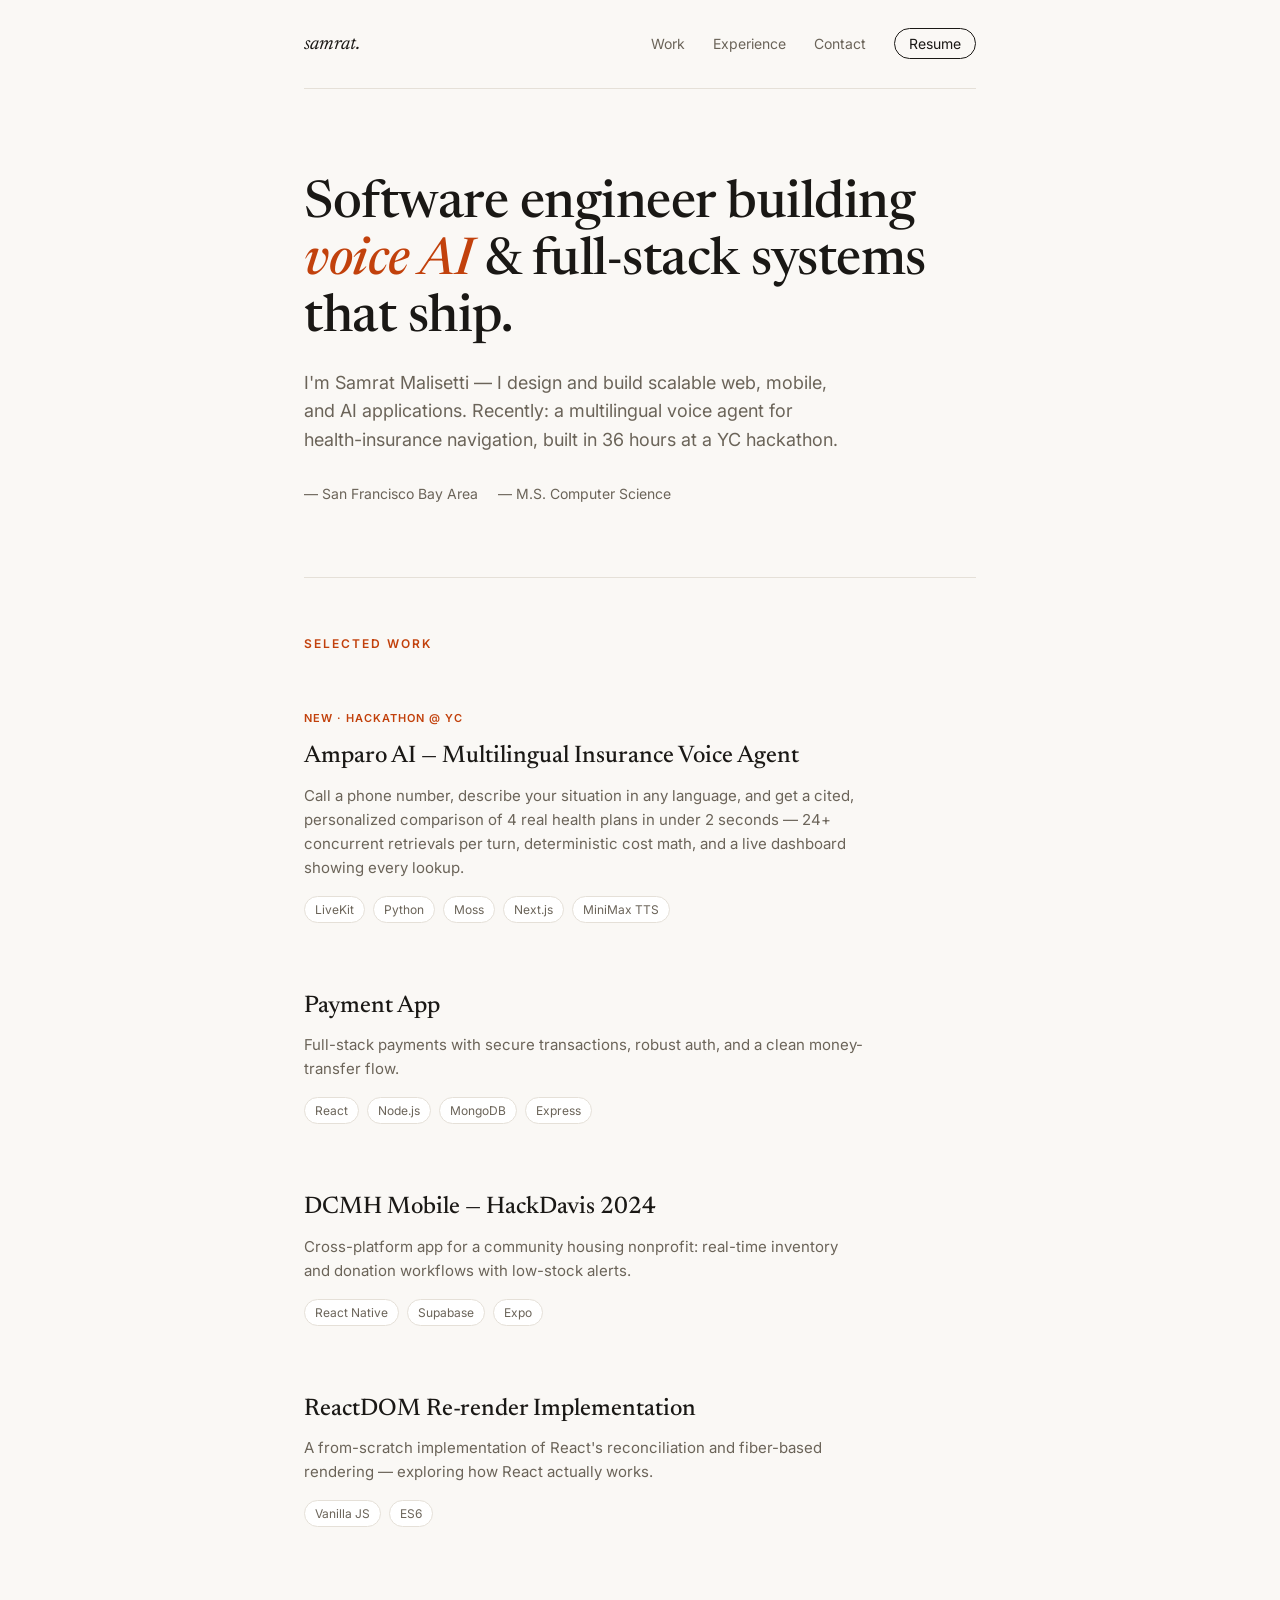
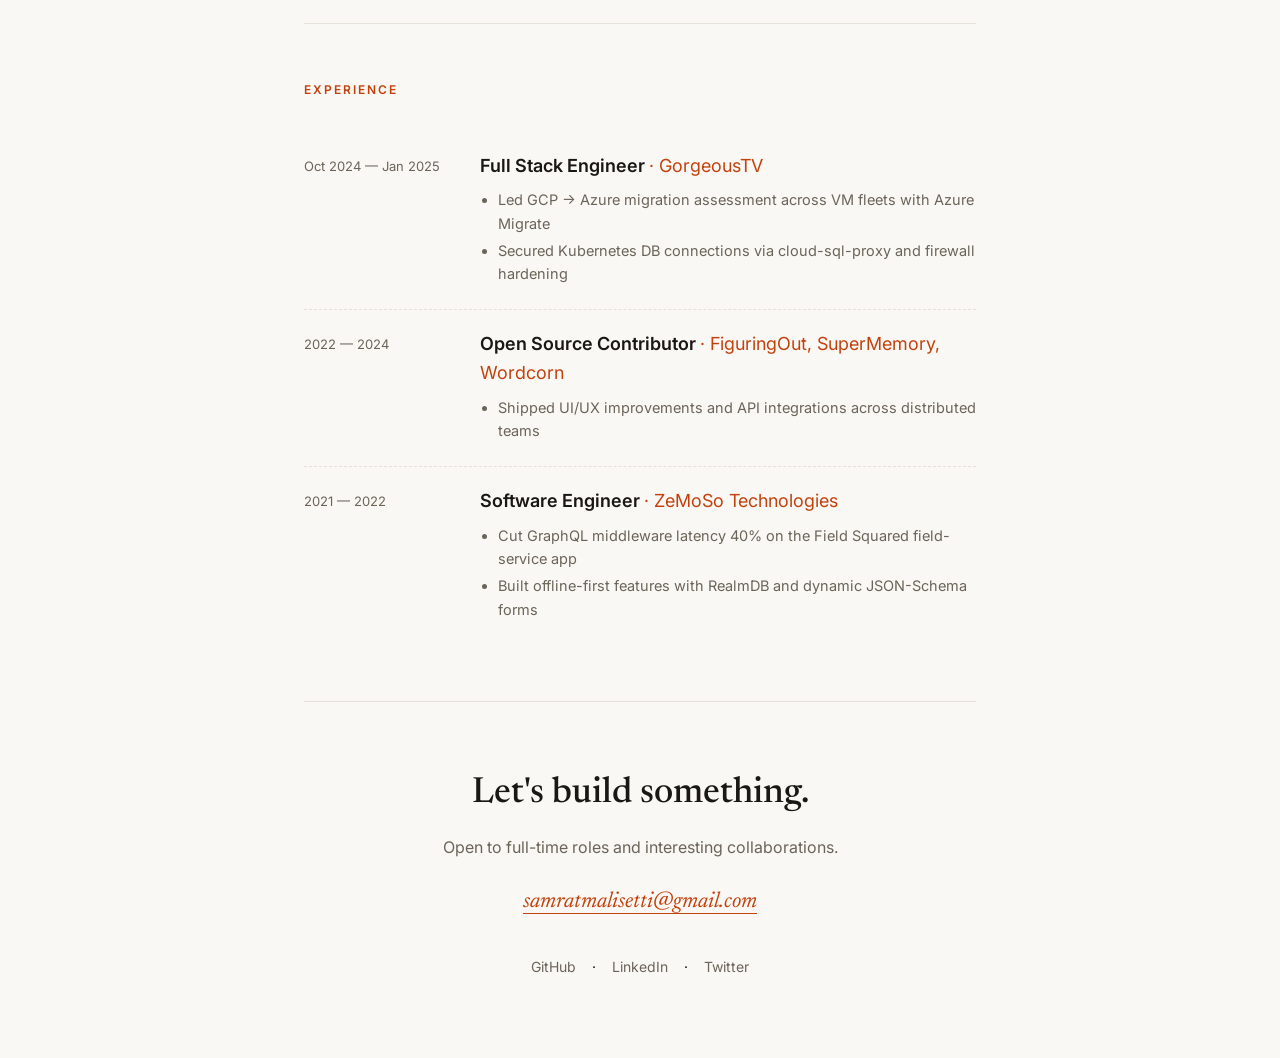
<file: design-samples/1-editorial-light.html>
<!DOCTYPE html>
<html lang="en">
<head>
<meta charset="UTF-8">
<meta name="viewport" content="width=device-width, initial-scale=1.0">
<title>Sample 1 — Editorial Light · Samrat Malisetti</title>
<link rel="preconnect" href="https://fonts.googleapis.com">
<link href="https://fonts.googleapis.com/css2?family=Newsreader:ital,opsz,wght@0,6..72,400;0,6..72,500;1,6..72,400&family=Inter:wght@400;500;600&display=swap" rel="stylesheet">
<style>
  :root {
    --bg: #faf8f5;
    --ink: #1a1815;
    --muted: #6b6459;
    --line: #e5e0d8;
    --accent: #c2410c;
    --card: #ffffff;
  }
  * { margin: 0; padding: 0; box-sizing: border-box; }
  body {
    background: var(--bg);
    color: var(--ink);
    font-family: 'Inter', sans-serif;
    font-size: 16px;
    line-height: 1.6;
    -webkit-font-smoothing: antialiased;
  }
  .wrap { max-width: 720px; margin: 0 auto; padding: 0 24px; }
  h1, h2, h3 { font-family: 'Newsreader', serif; font-weight: 500; }

  nav {
    display: flex; justify-content: space-between; align-items: center;
    padding: 28px 0; border-bottom: 1px solid var(--line);
  }
  nav .logo { font-family: 'Newsreader', serif; font-size: 20px; font-style: italic; }
  nav .links a {
    color: var(--muted); text-decoration: none; margin-left: 24px; font-size: 14px;
  }
  nav .links a:hover { color: var(--accent); }
  nav .links a.resume {
    color: var(--ink); border: 1px solid var(--ink); padding: 6px 14px; border-radius: 99px;
  }

  header { padding: 88px 0 72px; }
  header h1 { font-size: 52px; line-height: 1.1; letter-spacing: -0.5px; margin-bottom: 20px; }
  header h1 em { color: var(--accent); font-style: italic; }
  header p { font-size: 18px; color: var(--muted); max-width: 540px; }
  header .meta { margin-top: 28px; font-size: 14px; color: var(--muted); display: flex; gap: 20px; }
  header .meta span::before { content: "— "; }

  section { padding: 56px 0; border-top: 1px solid var(--line); }
  .section-label {
    font-size: 12px; text-transform: uppercase; letter-spacing: 2px;
    color: var(--accent); font-weight: 600; margin-bottom: 32px;
  }

  .project {
    display: grid; grid-template-columns: 1fr; gap: 8px;
    padding: 24px; margin: 0 -24px 16px; border-radius: 12px;
    transition: background .2s;
  }
  .project:hover { background: var(--card); box-shadow: 0 1px 4px rgba(0,0,0,.06); }
  .project h3 { font-size: 24px; }
  .project h3 a { color: inherit; text-decoration: none; }
  .project h3 a:hover { color: var(--accent); }
  .project .desc { color: var(--muted); font-size: 15px; max-width: 560px; }
  .project .tags { margin-top: 8px; display: flex; flex-wrap: wrap; gap: 8px; }
  .tag {
    font-size: 12px; color: var(--muted); border: 1px solid var(--line);
    padding: 3px 10px; border-radius: 99px; background: var(--card);
  }
  .badge {
    display: inline-block; font-size: 11px; font-weight: 600; letter-spacing: 1px;
    text-transform: uppercase; color: var(--accent); margin-bottom: 2px;
  }

  .xp { display: grid; grid-template-columns: 160px 1fr; gap: 16px; padding: 20px 0; border-bottom: 1px dashed var(--line); }
  .xp:last-child { border-bottom: none; }
  .xp .when { font-size: 13px; color: var(--muted); padding-top: 4px; }
  .xp h3 { font-size: 18px; font-family: 'Inter', sans-serif; font-weight: 600; }
  .xp .co { color: var(--accent); font-weight: 400; }
  .xp ul { margin: 8px 0 0 18px; color: var(--muted); font-size: 14.5px; }
  .xp li { margin-bottom: 4px; }

  footer { padding: 64px 0 80px; border-top: 1px solid var(--line); text-align: center; }
  footer h2 { font-size: 36px; margin-bottom: 12px; }
  footer p { color: var(--muted); margin-bottom: 24px; }
  footer .email {
    font-family: 'Newsreader', serif; font-size: 22px; font-style: italic;
    color: var(--accent); text-decoration: none; border-bottom: 1px solid var(--accent);
  }
  footer .socials { margin-top: 36px; font-size: 14px; }
  footer .socials a { color: var(--muted); text-decoration: none; margin: 0 12px; }

  @media (max-width: 600px) {
    header h1 { font-size: 38px; }
    .xp { grid-template-columns: 1fr; gap: 4px; }
  }
</style>
</head>
<body>
<div class="wrap">

  <nav>
    <div class="logo">samrat.</div>
    <div class="links">
      <a href="#work">Work</a>
      <a href="#experience">Experience</a>
      <a href="#contact">Contact</a>
      <a href="#" class="resume">Resume</a>
    </div>
  </nav>

  <header>
    <h1>Software engineer building <em>voice AI</em> &amp; full-stack systems that ship.</h1>
    <p>I'm Samrat Malisetti — I design and build scalable web, mobile, and AI applications. Recently: a multilingual voice agent for health-insurance navigation, built in 36 hours at a YC hackathon.</p>
    <div class="meta">
      <span>San Francisco Bay Area</span>
      <span>M.S. Computer Science</span>
    </div>
  </header>

  <section id="work">
    <div class="section-label">Selected Work</div>

    <div class="project">
      <span class="badge">New · Hackathon @ YC</span>
      <h3><a href="#">Amparo AI — Multilingual Insurance Voice Agent</a></h3>
      <p class="desc">Call a phone number, describe your situation in any language, and get a cited, personalized comparison of 4 real health plans in under 2 seconds — 24+ concurrent retrievals per turn, deterministic cost math, and a live dashboard showing every lookup.</p>
      <div class="tags">
        <span class="tag">LiveKit</span><span class="tag">Python</span><span class="tag">Moss</span><span class="tag">Next.js</span><span class="tag">MiniMax TTS</span>
      </div>
    </div>

    <div class="project">
      <h3><a href="#">Payment App</a></h3>
      <p class="desc">Full-stack payments with secure transactions, robust auth, and a clean money-transfer flow.</p>
      <div class="tags">
        <span class="tag">React</span><span class="tag">Node.js</span><span class="tag">MongoDB</span><span class="tag">Express</span>
      </div>
    </div>

    <div class="project">
      <h3><a href="#">DCMH Mobile — HackDavis 2024</a></h3>
      <p class="desc">Cross-platform app for a community housing nonprofit: real-time inventory and donation workflows with low-stock alerts.</p>
      <div class="tags">
        <span class="tag">React Native</span><span class="tag">Supabase</span><span class="tag">Expo</span>
      </div>
    </div>

    <div class="project">
      <h3><a href="#">ReactDOM Re-render Implementation</a></h3>
      <p class="desc">A from-scratch implementation of React's reconciliation and fiber-based rendering — exploring how React actually works.</p>
      <div class="tags">
        <span class="tag">Vanilla JS</span><span class="tag">ES6</span>
      </div>
    </div>
  </section>

  <section id="experience">
    <div class="section-label">Experience</div>

    <div class="xp">
      <div class="when">Oct 2024 — Jan 2025</div>
      <div>
        <h3>Full Stack Engineer <span class="co">· GorgeousTV</span></h3>
        <ul>
          <li>Led GCP → Azure migration assessment across VM fleets with Azure Migrate</li>
          <li>Secured Kubernetes DB connections via cloud-sql-proxy and firewall hardening</li>
        </ul>
      </div>
    </div>

    <div class="xp">
      <div class="when">2022 — 2024</div>
      <div>
        <h3>Open Source Contributor <span class="co">· FiguringOut, SuperMemory, Wordcorn</span></h3>
        <ul>
          <li>Shipped UI/UX improvements and API integrations across distributed teams</li>
        </ul>
      </div>
    </div>

    <div class="xp">
      <div class="when">2021 — 2022</div>
      <div>
        <h3>Software Engineer <span class="co">· ZeMoSo Technologies</span></h3>
        <ul>
          <li>Cut GraphQL middleware latency 40% on the Field Squared field-service app</li>
          <li>Built offline-first features with RealmDB and dynamic JSON-Schema forms</li>
        </ul>
      </div>
    </div>
  </section>

  <footer id="contact">
    <h2>Let's build something.</h2>
    <p>Open to full-time roles and interesting collaborations.</p>
    <a class="email" href="mailto:samratmalisetti@gmail.com">samratmalisetti@gmail.com</a>
    <div class="socials">
      <a href="#">GitHub</a> · <a href="#">LinkedIn</a> · <a href="#">Twitter</a>
    </div>
  </footer>

</div>
</body>
</html>
</file>
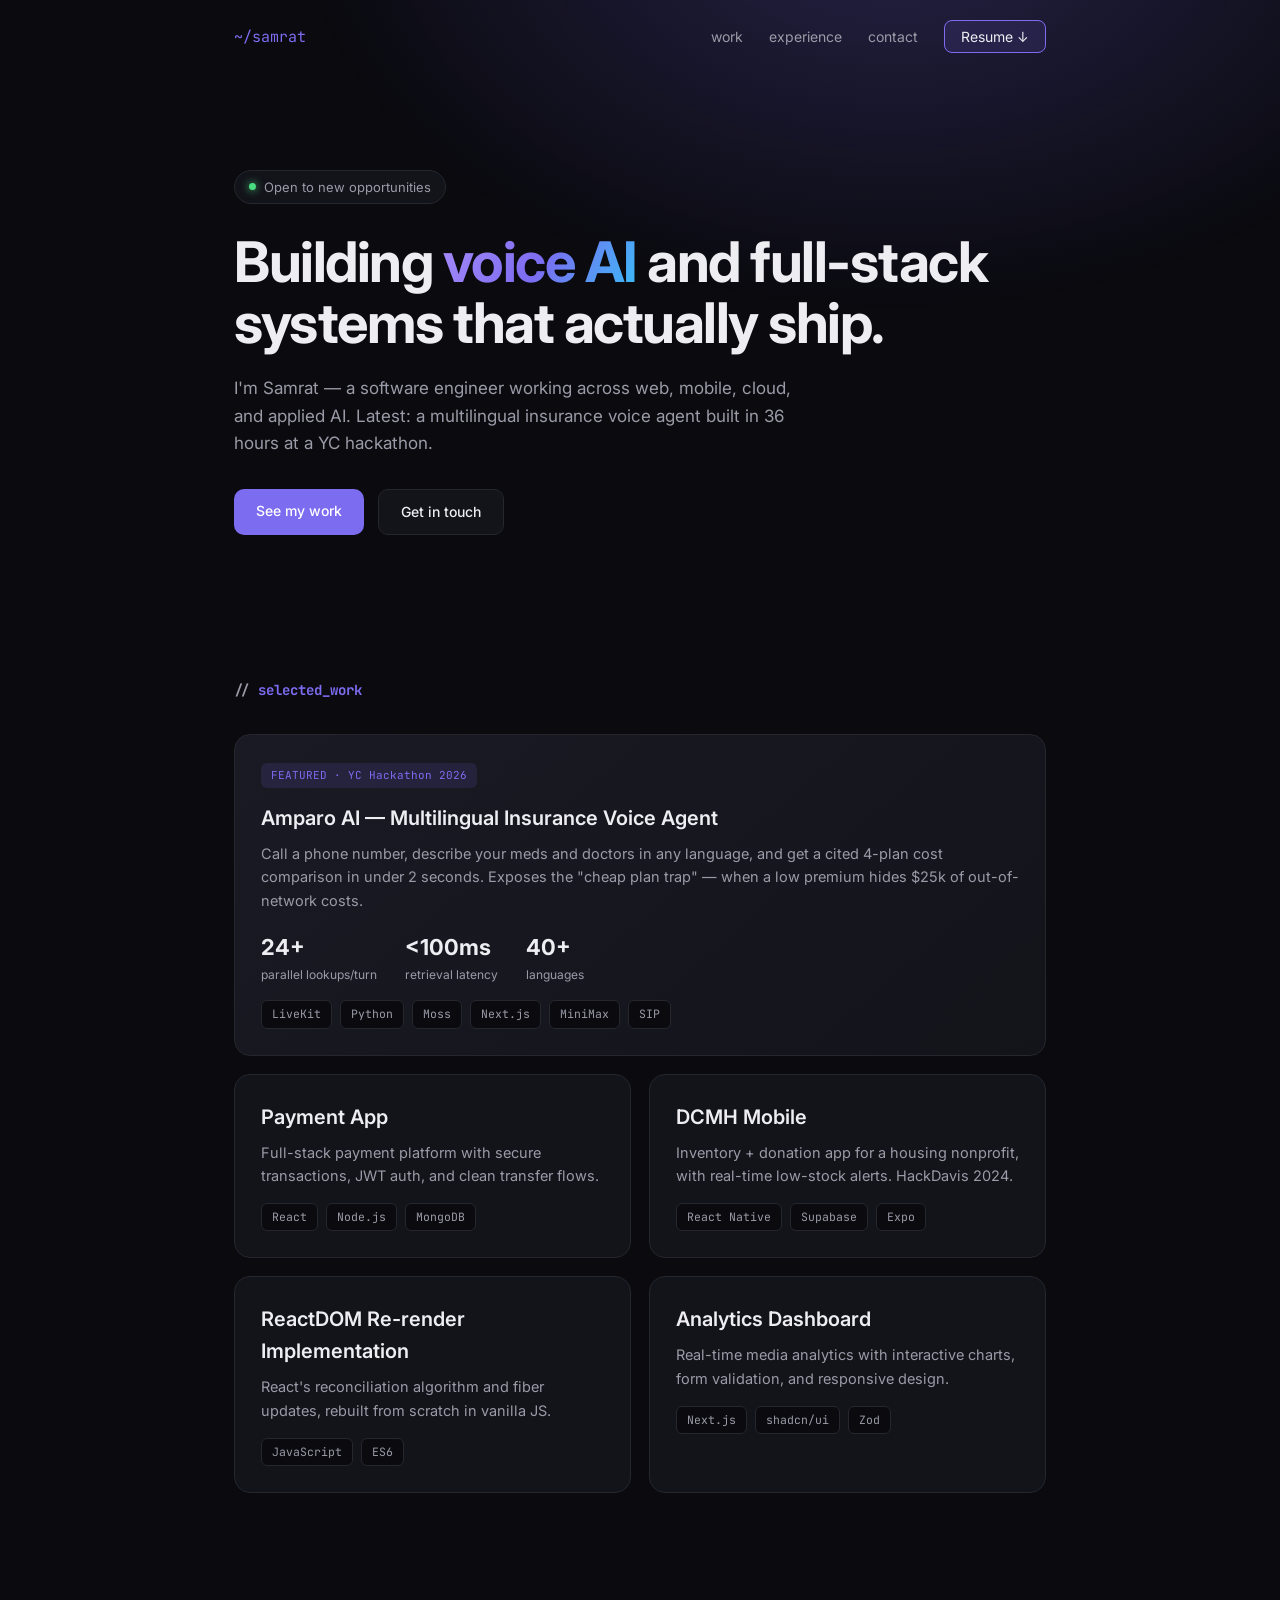
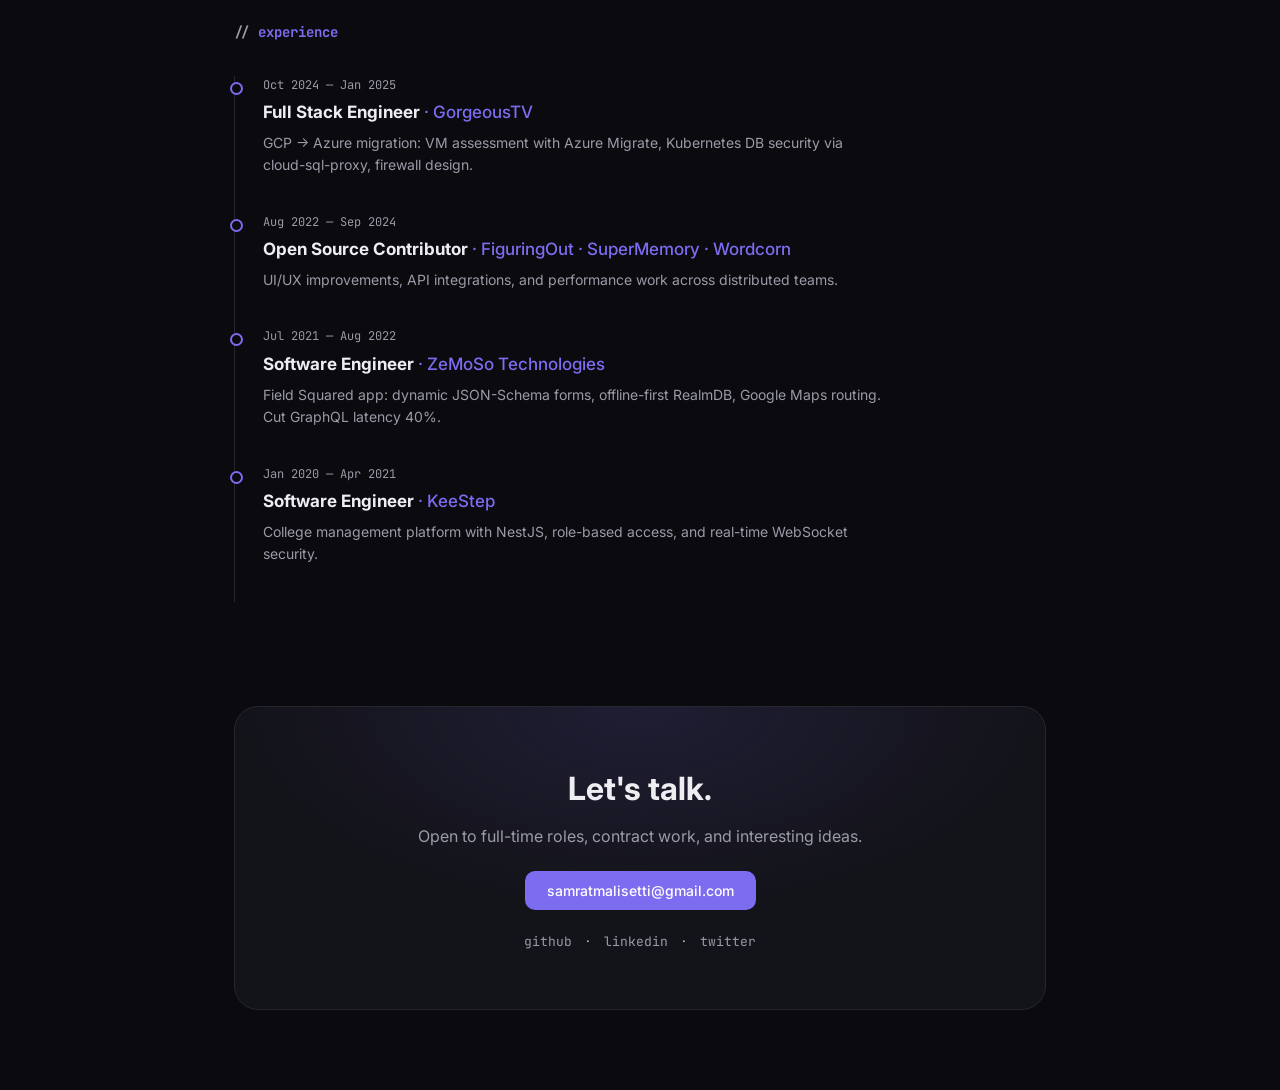
<file: design-samples/2-refined-dark.html>
<!DOCTYPE html>
<html lang="en">
<head>
<meta charset="UTF-8">
<meta name="viewport" content="width=device-width, initial-scale=1.0">
<title>Sample 2 — Refined Dark · Samrat Malisetti</title>
<link rel="preconnect" href="https://fonts.googleapis.com">
<link href="https://fonts.googleapis.com/css2?family=Inter:wght@400;500;600;700&family=JetBrains+Mono:wght@400;500&display=swap" rel="stylesheet">
<style>
  :root {
    --bg: #0a0a0f;
    --surface: #13131a;
    --surface-2: #1a1a24;
    --ink: #ededf2;
    --muted: #9b9ba8;
    --line: #26262f;
    --accent: #7c6cf0;
    --accent-soft: rgba(124,108,240,.12);
    --glow: rgba(124,108,240,.25);
  }
  * { margin: 0; padding: 0; box-sizing: border-box; }
  body {
    background: var(--bg);
    color: var(--ink);
    font-family: 'Inter', sans-serif;
    line-height: 1.6;
    -webkit-font-smoothing: antialiased;
  }
  body::before {
    content: ""; position: fixed; inset: 0; z-index: -1;
    background: radial-gradient(600px 400px at 70% -10%, var(--glow), transparent);
  }
  .wrap { max-width: 860px; margin: 0 auto; padding: 0 24px; }
  .mono { font-family: 'JetBrains Mono', monospace; }

  nav {
    display: flex; justify-content: space-between; align-items: center;
    padding: 24px 0;
  }
  nav .logo { font-family: 'JetBrains Mono', monospace; font-size: 15px; color: var(--accent); }
  nav .links a { color: var(--muted); text-decoration: none; margin-left: 22px; font-size: 14px; }
  nav .links a:hover { color: var(--ink); }
  nav .links a.cta {
    color: var(--ink); background: var(--accent-soft); border: 1px solid var(--accent);
    padding: 7px 16px; border-radius: 8px;
  }

  header { padding: 96px 0 80px; }
  .status {
    display: inline-flex; align-items: center; gap: 8px;
    font-size: 13px; color: var(--muted); background: var(--surface);
    border: 1px solid var(--line); border-radius: 99px; padding: 6px 14px; margin-bottom: 28px;
  }
  .status .dot { width: 7px; height: 7px; border-radius: 50%; background: #4ade80; box-shadow: 0 0 8px #4ade80; }
  header h1 { font-size: 56px; font-weight: 700; line-height: 1.08; letter-spacing: -1.5px; }
  header h1 .grad {
    background: linear-gradient(120deg, #a78bfa, #7c6cf0 50%, #38bdf8);
    -webkit-background-clip: text; background-clip: text; color: transparent;
  }
  header p { margin-top: 22px; font-size: 17px; color: var(--muted); max-width: 560px; }
  header .actions { margin-top: 32px; display: flex; gap: 14px; }
  .btn {
    text-decoration: none; font-size: 14px; font-weight: 500; padding: 11px 22px; border-radius: 10px;
  }
  .btn.primary { background: var(--accent); color: #fff; }
  .btn.primary:hover { filter: brightness(1.1); }
  .btn.ghost { color: var(--ink); border: 1px solid var(--line); background: var(--surface); }

  section { padding: 64px 0; }
  h2 { font-size: 14px; font-family: 'JetBrains Mono', monospace; color: var(--accent); text-transform: lowercase; margin-bottom: 32px; }
  h2::before { content: "// "; color: var(--muted); }

  .grid { display: grid; grid-template-columns: 1fr 1fr; gap: 18px; }
  .card {
    background: var(--surface); border: 1px solid var(--line); border-radius: 16px;
    padding: 26px; transition: border-color .2s, transform .2s;
    position: relative; overflow: hidden;
  }
  .card:hover { border-color: var(--accent); transform: translateY(-2px); }
  .card.featured { grid-column: 1 / -1; background: linear-gradient(140deg, var(--surface-2), var(--surface)); }
  .card .badge {
    font-family: 'JetBrains Mono', monospace; font-size: 11px; color: var(--accent);
    background: var(--accent-soft); padding: 4px 10px; border-radius: 6px; display: inline-block; margin-bottom: 14px;
  }
  .card h3 { font-size: 20px; font-weight: 600; margin-bottom: 8px; }
  .card p { font-size: 14.5px; color: var(--muted); }
  .card .tags { margin-top: 16px; display: flex; flex-wrap: wrap; gap: 8px; }
  .tag {
    font-family: 'JetBrains Mono', monospace; font-size: 11.5px; color: var(--muted);
    background: var(--bg); border: 1px solid var(--line); padding: 4px 10px; border-radius: 6px;
  }
  .card .stat-row { display: flex; gap: 28px; margin-top: 18px; }
  .stat .num { font-size: 22px; font-weight: 700; color: var(--ink); }
  .stat .lbl { font-size: 12px; color: var(--muted); }

  .timeline { border-left: 1px solid var(--line); padding-left: 28px; }
  .titem { position: relative; padding-bottom: 36px; }
  .titem::before {
    content: ""; position: absolute; left: -33px; top: 6px;
    width: 9px; height: 9px; border-radius: 50%;
    background: var(--bg); border: 2px solid var(--accent);
  }
  .titem .when { font-family: 'JetBrains Mono', monospace; font-size: 12px; color: var(--muted); }
  .titem h3 { font-size: 17px; margin: 4px 0 6px; }
  .titem h3 span { color: var(--accent); font-weight: 500; }
  .titem p { font-size: 14px; color: var(--muted); max-width: 620px; }

  footer {
    margin: 40px 0 80px; padding: 56px; text-align: center;
    background: var(--surface); border: 1px solid var(--line); border-radius: 24px;
    background-image: radial-gradient(400px 200px at 50% 0%, var(--accent-soft), transparent);
  }
  footer h2 { font-size: 32px; font-family: 'Inter', sans-serif; color: var(--ink); text-transform: none; margin-bottom: 10px; }
  footer h2::before { content: none; }
  footer p { color: var(--muted); margin-bottom: 28px; }
  footer .socials { margin-top: 28px; font-size: 13px; }
  footer .socials a { color: var(--muted); text-decoration: none; margin: 0 10px; font-family: 'JetBrains Mono', monospace; }
  footer .socials a:hover { color: var(--accent); }

  @media (max-width: 640px) {
    header h1 { font-size: 38px; }
    .grid { grid-template-columns: 1fr; }
    footer { padding: 36px 20px; }
  }
</style>
</head>
<body>
<div class="wrap">

  <nav>
    <div class="logo">~/samrat</div>
    <div class="links">
      <a href="#work">work</a>
      <a href="#experience">experience</a>
      <a href="#contact">contact</a>
      <a href="#" class="cta">Resume ↓</a>
    </div>
  </nav>

  <header>
    <div class="status"><span class="dot"></span> Open to new opportunities</div>
    <h1>Building <span class="grad">voice AI</span> and full-stack systems that actually ship.</h1>
    <p>I'm Samrat — a software engineer working across web, mobile, cloud, and applied AI. Latest: a multilingual insurance voice agent built in 36 hours at a YC hackathon.</p>
    <div class="actions">
      <a class="btn primary" href="#work">See my work</a>
      <a class="btn ghost" href="mailto:samratmalisetti@gmail.com">Get in touch</a>
    </div>
  </header>

  <section id="work">
    <h2>selected_work</h2>
    <div class="grid">

      <div class="card featured">
        <span class="badge">FEATURED · YC Hackathon 2026</span>
        <h3>Amparo AI — Multilingual Insurance Voice Agent</h3>
        <p>Call a phone number, describe your meds and doctors in any language, and get a cited 4-plan cost comparison in under 2 seconds. Exposes the "cheap plan trap" — when a low premium hides $25k of out-of-network costs.</p>
        <div class="stat-row">
          <div class="stat"><div class="num">24+</div><div class="lbl">parallel lookups/turn</div></div>
          <div class="stat"><div class="num">&lt;100ms</div><div class="lbl">retrieval latency</div></div>
          <div class="stat"><div class="num">40+</div><div class="lbl">languages</div></div>
        </div>
        <div class="tags">
          <span class="tag">LiveKit</span><span class="tag">Python</span><span class="tag">Moss</span><span class="tag">Next.js</span><span class="tag">MiniMax</span><span class="tag">SIP</span>
        </div>
      </div>

      <div class="card">
        <h3>Payment App</h3>
        <p>Full-stack payment platform with secure transactions, JWT auth, and clean transfer flows.</p>
        <div class="tags"><span class="tag">React</span><span class="tag">Node.js</span><span class="tag">MongoDB</span></div>
      </div>

      <div class="card">
        <h3>DCMH Mobile</h3>
        <p>Inventory + donation app for a housing nonprofit, with real-time low-stock alerts. HackDavis 2024.</p>
        <div class="tags"><span class="tag">React Native</span><span class="tag">Supabase</span><span class="tag">Expo</span></div>
      </div>

      <div class="card">
        <h3>ReactDOM Re-render Implementation</h3>
        <p>React's reconciliation algorithm and fiber updates, rebuilt from scratch in vanilla JS.</p>
        <div class="tags"><span class="tag">JavaScript</span><span class="tag">ES6</span></div>
      </div>

      <div class="card">
        <h3>Analytics Dashboard</h3>
        <p>Real-time media analytics with interactive charts, form validation, and responsive design.</p>
        <div class="tags"><span class="tag">Next.js</span><span class="tag">shadcn/ui</span><span class="tag">Zod</span></div>
      </div>

    </div>
  </section>

  <section id="experience">
    <h2>experience</h2>
    <div class="timeline">
      <div class="titem">
        <div class="when">Oct 2024 — Jan 2025</div>
        <h3>Full Stack Engineer <span>· GorgeousTV</span></h3>
        <p>GCP → Azure migration: VM assessment with Azure Migrate, Kubernetes DB security via cloud-sql-proxy, firewall design.</p>
      </div>
      <div class="titem">
        <div class="when">Aug 2022 — Sep 2024</div>
        <h3>Open Source Contributor <span>· FiguringOut · SuperMemory · Wordcorn</span></h3>
        <p>UI/UX improvements, API integrations, and performance work across distributed teams.</p>
      </div>
      <div class="titem">
        <div class="when">Jul 2021 — Aug 2022</div>
        <h3>Software Engineer <span>· ZeMoSo Technologies</span></h3>
        <p>Field Squared app: dynamic JSON-Schema forms, offline-first RealmDB, Google Maps routing. Cut GraphQL latency 40%.</p>
      </div>
      <div class="titem">
        <div class="when">Jan 2020 — Apr 2021</div>
        <h3>Software Engineer <span>· KeeStep</span></h3>
        <p>College management platform with NestJS, role-based access, and real-time WebSocket security.</p>
      </div>
    </div>
  </section>

  <footer id="contact">
    <h2>Let's talk.</h2>
    <p>Open to full-time roles, contract work, and interesting ideas.</p>
    <a class="btn primary" href="mailto:samratmalisetti@gmail.com">samratmalisetti@gmail.com</a>
    <div class="socials">
      <a href="#">github</a> · <a href="#">linkedin</a> · <a href="#">twitter</a>
    </div>
  </footer>

</div>
</body>
</html>
</file>
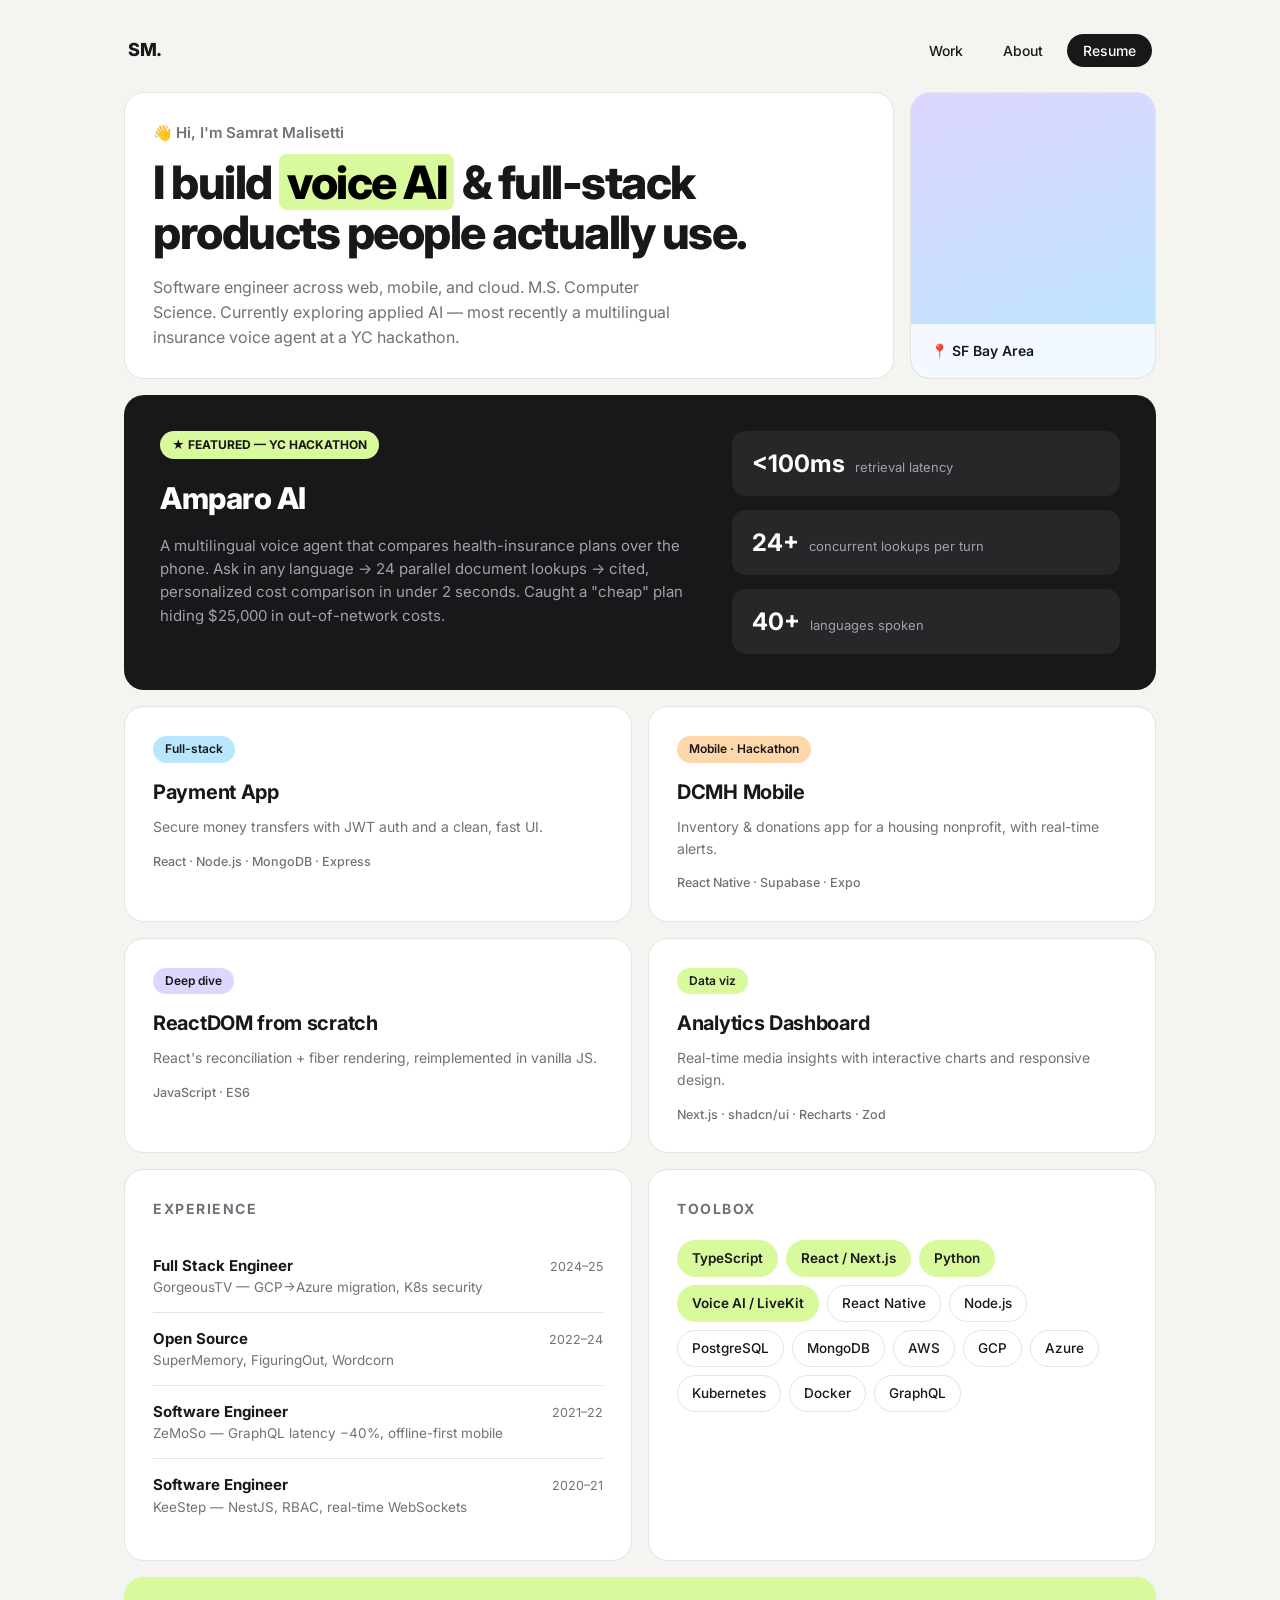
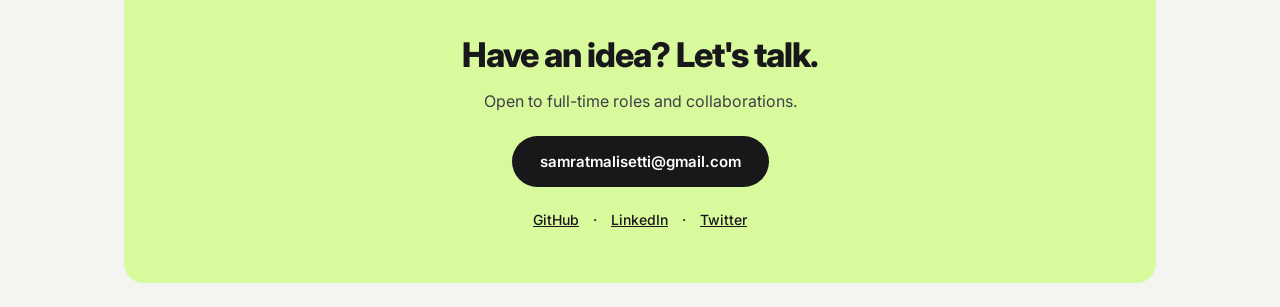
<file: design-samples/3-bento-grid.html>
<!DOCTYPE html>
<html lang="en">
<head>
<meta charset="UTF-8">
<meta name="viewport" content="width=device-width, initial-scale=1.0">
<title>Sample 3 — Bento Grid · Samrat Malisetti</title>
<link rel="preconnect" href="https://fonts.googleapis.com">
<link href="https://fonts.googleapis.com/css2?family=Inter:wght@400;500;600;800&display=swap" rel="stylesheet">
<style>
  :root {
    --bg: #f4f4f0;
    --ink: #18181b;
    --muted: #71717a;
    --card: #ffffff;
    --line: #e4e4e7;
    --lime: #d9f99d;
    --violet: #ddd6fe;
    --sky: #bae6fd;
    --peach: #fed7aa;
    --r: 20px;
  }
  * { margin: 0; padding: 0; box-sizing: border-box; }
  body {
    background: var(--bg); color: var(--ink);
    font-family: 'Inter', sans-serif; line-height: 1.55;
    -webkit-font-smoothing: antialiased;
  }
  .wrap { max-width: 1080px; margin: 0 auto; padding: 24px; }

  nav {
    display: flex; justify-content: space-between; align-items: center;
    padding: 12px 4px 28px;
  }
  nav .logo { font-weight: 800; font-size: 18px; letter-spacing: -0.5px; }
  nav .links a {
    color: var(--ink); text-decoration: none; margin-left: 8px; font-size: 14px; font-weight: 500;
    padding: 8px 16px; border-radius: 99px;
  }
  nav .links a:hover { background: var(--card); }
  nav .links a.cta { background: var(--ink); color: #fff; }

  .bento {
    display: grid;
    grid-template-columns: repeat(4, 1fr);
    gap: 16px;
  }
  .cell {
    background: var(--card); border-radius: var(--r); padding: 28px;
    border: 1px solid var(--line);
    transition: transform .15s ease;
  }
  .cell:hover { transform: scale(1.012); }

  .hero { grid-column: span 3; grid-row: span 2; display: flex; flex-direction: column; justify-content: center; }
  .hero .hi { font-size: 15px; font-weight: 600; color: var(--muted); margin-bottom: 14px; }
  .hero h1 { font-size: 46px; font-weight: 800; letter-spacing: -1.5px; line-height: 1.08; }
  .hero h1 mark { background: var(--lime); padding: 0 8px; border-radius: 8px; }
  .hero p { margin-top: 18px; color: var(--muted); font-size: 16px; max-width: 520px; }

  .photo { grid-column: span 1; grid-row: span 2; padding: 0; overflow: hidden; position: relative;
    background: linear-gradient(160deg, var(--violet), var(--sky)); min-height: 260px;
    display: flex; align-items: flex-end; }
  .photo .ph-label { padding: 16px 20px; font-weight: 600; font-size: 14px; background: rgba(255,255,255,.8); width: 100%; backdrop-filter: blur(4px); }

  .featured {
    grid-column: span 4; background: var(--ink); color: #fff; border: none;
    display: grid; grid-template-columns: 1.4fr 1fr; gap: 28px; padding: 36px;
  }
  .featured .badge {
    display: inline-block; background: var(--lime); color: var(--ink);
    font-size: 12px; font-weight: 700; padding: 5px 12px; border-radius: 99px; margin-bottom: 16px;
  }
  .featured h2 { font-size: 30px; font-weight: 800; letter-spacing: -0.5px; margin-bottom: 12px; }
  .featured p { color: #a1a1aa; font-size: 15px; }
  .featured .stats { display: flex; flex-direction: column; gap: 14px; justify-content: center; }
  .featured .stat { background: #27272a; border-radius: 14px; padding: 14px 20px; display: flex; align-items: baseline; gap: 10px; }
  .featured .stat b { font-size: 24px; }
  .featured .stat span { font-size: 13px; color: #a1a1aa; }

  .proj { grid-column: span 2; }
  .proj .chip { display: inline-block; font-size: 12px; font-weight: 600; padding: 4px 12px; border-radius: 99px; margin-bottom: 14px; }
  .proj h3 { font-size: 20px; font-weight: 700; letter-spacing: -0.3px; margin-bottom: 8px; }
  .proj p { color: var(--muted); font-size: 14px; }
  .proj .tags { margin-top: 14px; font-size: 12.5px; color: var(--muted); font-weight: 500; }

  .xp-cell { grid-column: span 2; grid-row: span 2; }
  .xp-cell h2, .skills h2 { font-size: 14px; font-weight: 700; text-transform: uppercase; letter-spacing: 1.5px; color: var(--muted); margin-bottom: 20px; }
  .job { padding: 14px 0; border-bottom: 1px solid var(--line); }
  .job:last-child { border: none; }
  .job .top { display: flex; justify-content: space-between; align-items: baseline; }
  .job b { font-size: 15px; }
  .job .co { color: var(--muted); font-size: 13.5px; }
  .job .when { font-size: 12.5px; color: var(--muted); white-space: nowrap; }

  .skills { grid-column: span 2; grid-row: span 2; }
  .skills .cloud { display: flex; flex-wrap: wrap; gap: 8px; }
  .skill {
    font-size: 13.5px; font-weight: 500; padding: 7px 14px; border-radius: 99px; border: 1px solid var(--line);
  }
  .skill.hot { background: var(--lime); border-color: transparent; font-weight: 600; }

  .contact {
    grid-column: span 4; background: var(--lime); border: none; text-align: center; padding: 52px 28px;
  }
  .contact h2 { font-size: 34px; font-weight: 800; letter-spacing: -1px; margin-bottom: 8px; }
  .contact p { color: #3f3f46; margin-bottom: 22px; }
  .contact a.mail {
    display: inline-block; background: var(--ink); color: #fff; text-decoration: none;
    font-weight: 600; padding: 14px 28px; border-radius: 99px; font-size: 15px;
  }
  .contact .socials { margin-top: 22px; font-size: 14px; font-weight: 500; }
  .contact .socials a { color: var(--ink); margin: 0 10px; }

  @media (max-width: 760px) {
    .bento { grid-template-columns: 1fr 1fr; }
    .hero { grid-column: span 2; }
    .photo { grid-column: span 2; grid-row: span 1; min-height: 180px; }
    .featured { grid-column: span 2; grid-template-columns: 1fr; }
    .hero h1 { font-size: 32px; }
  }
</style>
</head>
<body>
<div class="wrap">

  <nav>
    <div class="logo">SM.</div>
    <div class="links">
      <a href="#">Work</a><a href="#">About</a><a href="#" class="cta">Resume</a>
    </div>
  </nav>

  <div class="bento">

    <div class="cell hero">
      <div class="hi">👋 Hi, I'm Samrat Malisetti</div>
      <h1>I build <mark>voice AI</mark> &amp; full-stack products people actually use.</h1>
      <p>Software engineer across web, mobile, and cloud. M.S. Computer Science. Currently exploring applied AI — most recently a multilingual insurance voice agent at a YC hackathon.</p>
    </div>

    <div class="cell photo">
      <div class="ph-label">📍 SF Bay Area</div>
    </div>

    <div class="cell featured">
      <div>
        <span class="badge">★ FEATURED — YC HACKATHON</span>
        <h2>Amparo AI</h2>
        <p>A multilingual voice agent that compares health-insurance plans over the phone. Ask in any language → 24 parallel document lookups → cited, personalized cost comparison in under 2 seconds. Caught a "cheap" plan hiding $25,000 in out-of-network costs.</p>
      </div>
      <div class="stats">
        <div class="stat"><b>&lt;100ms</b><span>retrieval latency</span></div>
        <div class="stat"><b>24+</b><span>concurrent lookups per turn</span></div>
        <div class="stat"><b>40+</b><span>languages spoken</span></div>
      </div>
    </div>

    <div class="cell proj">
      <span class="chip" style="background: var(--sky);">Full-stack</span>
      <h3>Payment App</h3>
      <p>Secure money transfers with JWT auth and a clean, fast UI.</p>
      <div class="tags">React · Node.js · MongoDB · Express</div>
    </div>

    <div class="cell proj">
      <span class="chip" style="background: var(--peach);">Mobile · Hackathon</span>
      <h3>DCMH Mobile</h3>
      <p>Inventory &amp; donations app for a housing nonprofit, with real-time alerts.</p>
      <div class="tags">React Native · Supabase · Expo</div>
    </div>

    <div class="cell proj">
      <span class="chip" style="background: var(--violet);">Deep dive</span>
      <h3>ReactDOM from scratch</h3>
      <p>React's reconciliation + fiber rendering, reimplemented in vanilla JS.</p>
      <div class="tags">JavaScript · ES6</div>
    </div>

    <div class="cell proj">
      <span class="chip" style="background: var(--lime);">Data viz</span>
      <h3>Analytics Dashboard</h3>
      <p>Real-time media insights with interactive charts and responsive design.</p>
      <div class="tags">Next.js · shadcn/ui · Recharts · Zod</div>
    </div>

    <div class="cell xp-cell">
      <h2>Experience</h2>
      <div class="job">
        <div class="top"><b>Full Stack Engineer</b><span class="when">2024–25</span></div>
        <div class="co">GorgeousTV — GCP→Azure migration, K8s security</div>
      </div>
      <div class="job">
        <div class="top"><b>Open Source</b><span class="when">2022–24</span></div>
        <div class="co">SuperMemory, FiguringOut, Wordcorn</div>
      </div>
      <div class="job">
        <div class="top"><b>Software Engineer</b><span class="when">2021–22</span></div>
        <div class="co">ZeMoSo — GraphQL latency −40%, offline-first mobile</div>
      </div>
      <div class="job">
        <div class="top"><b>Software Engineer</b><span class="when">2020–21</span></div>
        <div class="co">KeeStep — NestJS, RBAC, real-time WebSockets</div>
      </div>
    </div>

    <div class="cell skills">
      <h2>Toolbox</h2>
      <div class="cloud">
        <span class="skill hot">TypeScript</span>
        <span class="skill hot">React / Next.js</span>
        <span class="skill hot">Python</span>
        <span class="skill hot">Voice AI / LiveKit</span>
        <span class="skill">React Native</span>
        <span class="skill">Node.js</span>
        <span class="skill">PostgreSQL</span>
        <span class="skill">MongoDB</span>
        <span class="skill">AWS</span>
        <span class="skill">GCP</span>
        <span class="skill">Azure</span>
        <span class="skill">Kubernetes</span>
        <span class="skill">Docker</span>
        <span class="skill">GraphQL</span>
      </div>
    </div>

    <div class="cell contact">
      <h2>Have an idea? Let's talk.</h2>
      <p>Open to full-time roles and collaborations.</p>
      <a class="mail" href="mailto:samratmalisetti@gmail.com">samratmalisetti@gmail.com</a>
      <div class="socials"><a href="#">GitHub</a> · <a href="#">LinkedIn</a> · <a href="#">Twitter</a></div>
    </div>

  </div>
</div>
</body>
</html>
</file>
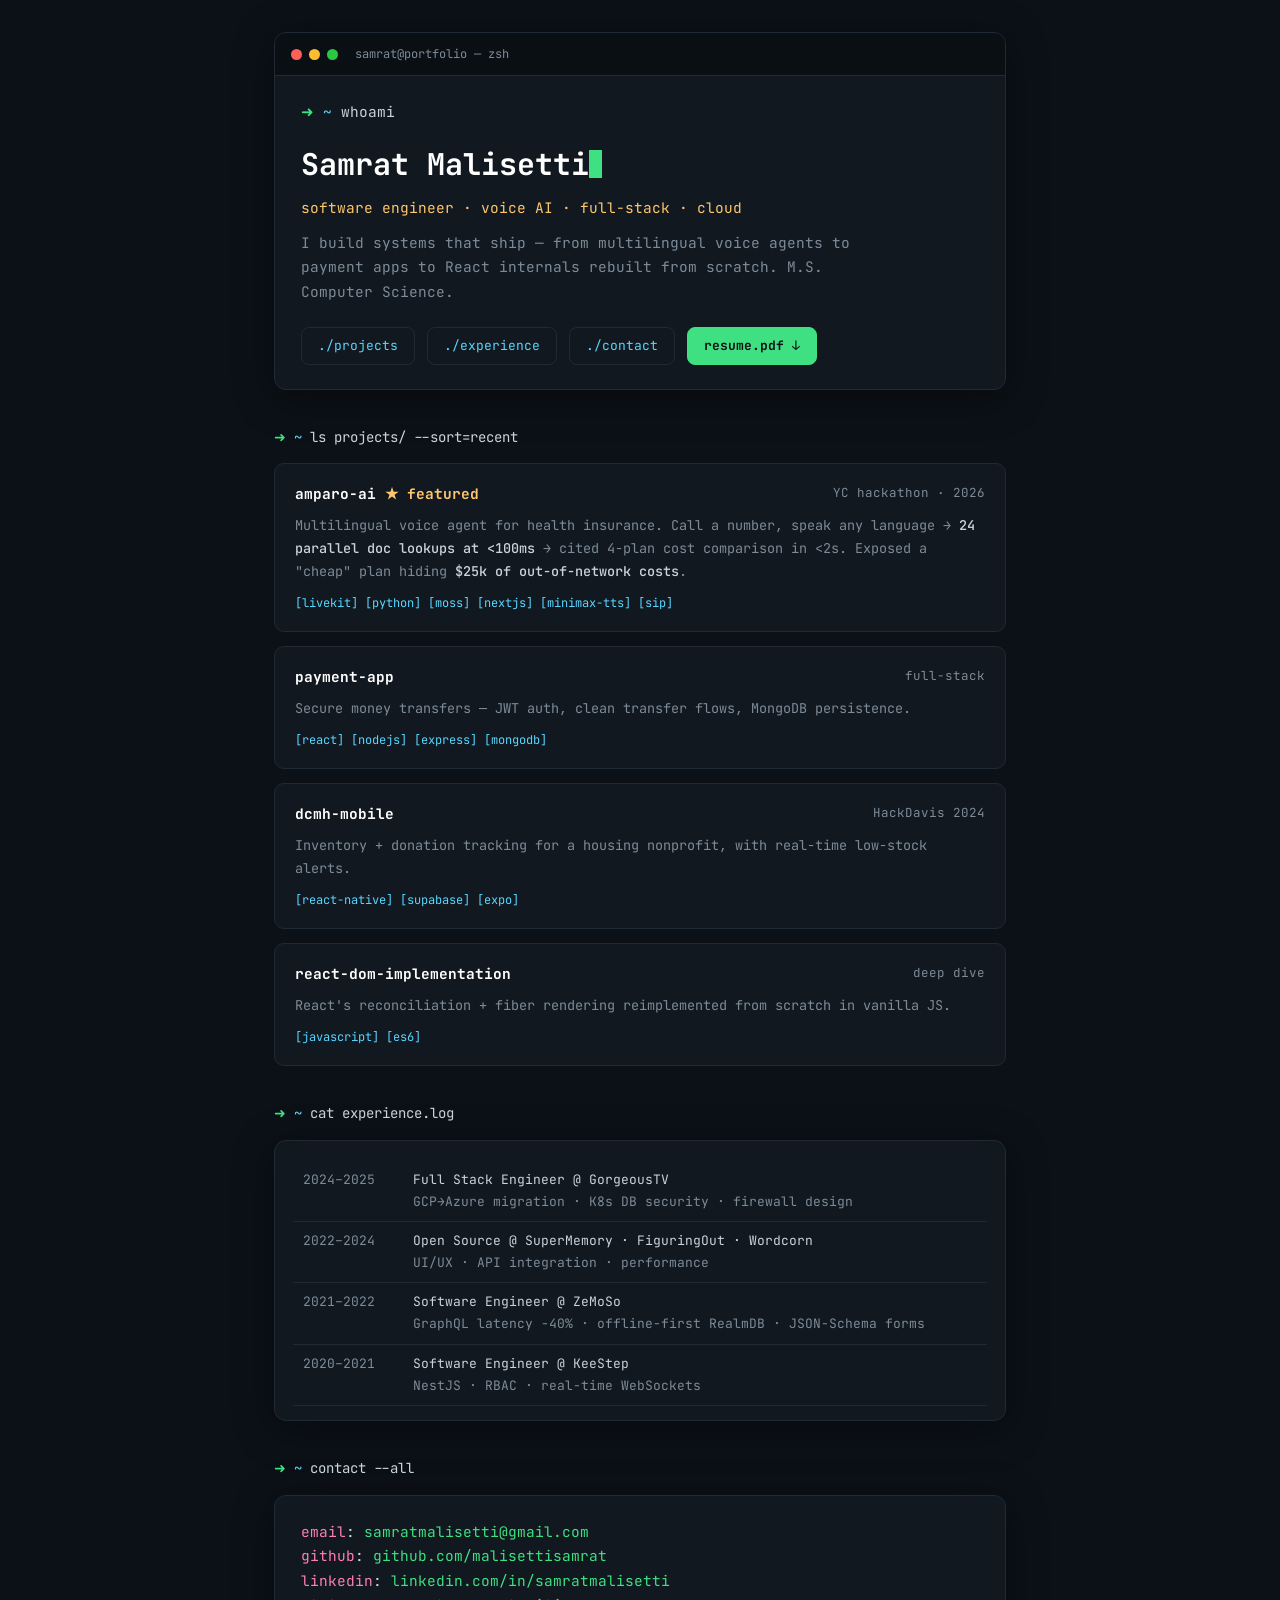
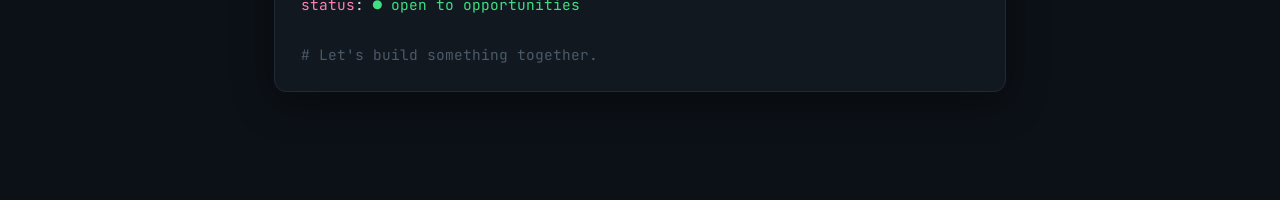
<file: design-samples/4-terminal.html>
<!DOCTYPE html>
<html lang="en">
<head>
<meta charset="UTF-8">
<meta name="viewport" content="width=device-width, initial-scale=1.0">
<title>Sample 4 — Terminal · Samrat Malisetti</title>
<link rel="preconnect" href="https://fonts.googleapis.com">
<link href="https://fonts.googleapis.com/css2?family=JetBrains+Mono:ital,wght@0,400;0,500;0,700;1,400&display=swap" rel="stylesheet">
<style>
  :root {
    --bg: #0c1117;
    --panel: #11181f;
    --line: #1f2a35;
    --ink: #c9d4dd;
    --dim: #7d8b99;
    --green: #3fe081;
    --amber: #ffc66d;
    --cyan: #58d6ff;
    --pink: #ff7eb6;
  }
  * { margin: 0; padding: 0; box-sizing: border-box; }
  body {
    background: var(--bg); color: var(--ink);
    font-family: 'JetBrains Mono', monospace;
    font-size: 14.5px; line-height: 1.7;
    -webkit-font-smoothing: antialiased;
  }
  .wrap { max-width: 780px; margin: 0 auto; padding: 32px 24px 80px; }

  .term {
    background: var(--panel); border: 1px solid var(--line); border-radius: 12px;
    overflow: hidden; margin-bottom: 28px;
    box-shadow: 0 8px 40px rgba(0,0,0,.4);
  }
  .term .bar {
    display: flex; align-items: center; gap: 7px;
    background: #0a0f14; padding: 11px 16px; border-bottom: 1px solid var(--line);
  }
  .term .bar .b { width: 11px; height: 11px; border-radius: 50%; }
  .term .bar .b:nth-child(1) { background: #ff5f57; }
  .term .bar .b:nth-child(2) { background: #febc2e; }
  .term .bar .b:nth-child(3) { background: #28c840; }
  .term .bar .title { margin-left: 10px; font-size: 12px; color: var(--dim); }
  .term .body { padding: 24px 26px; }

  .prompt { color: var(--green); }
  .prompt::before { content: "➜ "; }
  .path { color: var(--cyan); }
  .cmd { color: var(--ink); }
  .out { color: var(--dim); }

  h1 { font-size: 30px; font-weight: 700; color: #fff; margin: 14px 0 6px; }
  h1 .cursor { display: inline-block; width: 13px; height: 28px; background: var(--green); vertical-align: -3px; animation: blink 1.1s steps(1) infinite; }
  @keyframes blink { 50% { opacity: 0; } }
  .role { color: var(--amber); }
  .tagline { color: var(--dim); margin-top: 10px; max-width: 560px; }

  .nav-row { margin-top: 22px; display: flex; flex-wrap: wrap; gap: 12px; }
  .nav-row a {
    color: var(--cyan); text-decoration: none; border: 1px solid var(--line);
    padding: 7px 16px; border-radius: 8px; font-size: 13px;
  }
  .nav-row a:hover { border-color: var(--cyan); background: rgba(88,214,255,.06); }
  .nav-row a.hot { color: var(--bg); background: var(--green); border-color: var(--green); font-weight: 700; }

  .comment { color: #4a5a68; }
  .key { color: var(--pink); }
  .str { color: var(--amber); }
  .section-cmd { margin: 36px 0 14px; font-size: 14px; }

  .entry { padding: 18px 20px; border: 1px solid var(--line); border-radius: 10px; margin-bottom: 14px; background: var(--panel); }
  .entry:hover { border-color: var(--green); }
  .entry .head { display: flex; justify-content: space-between; flex-wrap: wrap; gap: 6px; }
  .entry .name { color: #fff; font-weight: 700; }
  .entry .name a { color: inherit; text-decoration: none; }
  .entry .name a:hover { color: var(--green); }
  .entry .meta { color: var(--dim); font-size: 12.5px; }
  .entry .desc { color: var(--dim); font-size: 13.5px; margin-top: 7px; }
  .entry .desc b { color: var(--ink); font-weight: 500; }
  .tags { margin-top: 10px; font-size: 12px; color: var(--cyan); }
  .star { color: var(--amber); }

  table { width: 100%; border-collapse: collapse; font-size: 13px; margin-top: 6px; }
  td { padding: 8px 10px; border-bottom: 1px solid var(--line); vertical-align: top; }
  td.y { color: var(--dim); white-space: nowrap; width: 110px; }
  td.r { color: #fff; font-weight: 500; }
  td.c { color: var(--amber); }

  .contact-box { text-align: left; }
  .contact-box a { color: var(--green); text-decoration: none; }
  .contact-box a:hover { text-decoration: underline; }

  @media (max-width: 560px) { h1 { font-size: 22px; } body { font-size: 13.5px; } }
</style>
</head>
<body>
<div class="wrap">

  <div class="term">
    <div class="bar"><span class="b"></span><span class="b"></span><span class="b"></span><span class="title">samrat@portfolio — zsh</span></div>
    <div class="body">
      <div><span class="prompt"></span><span class="path">~</span> <span class="cmd">whoami</span></div>
      <h1>Samrat Malisetti<span class="cursor"></span></h1>
      <div class="role">software engineer · voice AI · full-stack · cloud</div>
      <p class="tagline">I build systems that ship — from multilingual voice agents to payment apps to React internals rebuilt from scratch. M.S. Computer Science.</p>
      <div class="nav-row">
        <a href="#projects">./projects</a>
        <a href="#experience">./experience</a>
        <a href="#contact">./contact</a>
        <a href="#" class="hot">resume.pdf ↓</a>
      </div>
    </div>
  </div>

  <div class="section-cmd" id="projects"><span class="prompt"></span><span class="path">~</span> <span class="cmd">ls projects/ --sort=recent</span></div>

  <div class="entry">
    <div class="head">
      <span class="name"><a href="#">amparo-ai</a> <span class="star">★ featured</span></span>
      <span class="meta">YC hackathon · 2026</span>
    </div>
    <p class="desc">Multilingual voice agent for health insurance. Call a number, speak any language → <b>24 parallel doc lookups at &lt;100ms</b> → cited 4-plan cost comparison in &lt;2s. Exposed a "cheap" plan hiding <b>$25k of out-of-network costs</b>.</p>
    <div class="tags">[livekit] [python] [moss] [nextjs] [minimax-tts] [sip]</div>
  </div>

  <div class="entry">
    <div class="head"><span class="name"><a href="#">payment-app</a></span><span class="meta">full-stack</span></div>
    <p class="desc">Secure money transfers — JWT auth, clean transfer flows, MongoDB persistence.</p>
    <div class="tags">[react] [nodejs] [express] [mongodb]</div>
  </div>

  <div class="entry">
    <div class="head"><span class="name"><a href="#">dcmh-mobile</a></span><span class="meta">HackDavis 2024</span></div>
    <p class="desc">Inventory + donation tracking for a housing nonprofit, with real-time low-stock alerts.</p>
    <div class="tags">[react-native] [supabase] [expo]</div>
  </div>

  <div class="entry">
    <div class="head"><span class="name"><a href="#">react-dom-implementation</a></span><span class="meta">deep dive</span></div>
    <p class="desc">React's reconciliation + fiber rendering reimplemented from scratch in vanilla JS.</p>
    <div class="tags">[javascript] [es6]</div>
  </div>

  <div class="section-cmd" id="experience"><span class="prompt"></span><span class="path">~</span> <span class="cmd">cat experience.log</span></div>

  <div class="term"><div class="body" style="padding: 14px 18px;">
    <table>
      <tr><td class="y">2024–2025</td><td><span class="r">Full Stack Engineer</span> <span class="c">@ GorgeousTV</span><br><span class="out">GCP→Azure migration · K8s DB security · firewall design</span></td></tr>
      <tr><td class="y">2022–2024</td><td><span class="r">Open Source</span> <span class="c">@ SuperMemory · FiguringOut · Wordcorn</span><br><span class="out">UI/UX · API integration · performance</span></td></tr>
      <tr><td class="y">2021–2022</td><td><span class="r">Software Engineer</span> <span class="c">@ ZeMoSo</span><br><span class="out">GraphQL latency −40% · offline-first RealmDB · JSON-Schema forms</span></td></tr>
      <tr><td class="y">2020–2021</td><td><span class="r">Software Engineer</span> <span class="c">@ KeeStep</span><br><span class="out">NestJS · RBAC · real-time WebSockets</span></td></tr>
    </table>
  </div></div>

  <div class="section-cmd" id="contact"><span class="prompt"></span><span class="path">~</span> <span class="cmd">contact --all</span></div>

  <div class="term"><div class="body contact-box">
    <div><span class="key">email</span>:    <a href="mailto:samratmalisetti@gmail.com">samratmalisetti@gmail.com</a></div>
    <div><span class="key">github</span>:   <a href="#">github.com/malisettisamrat</a></div>
    <div><span class="key">linkedin</span>: <a href="#">linkedin.com/in/samratmalisetti</a></div>
    <div><span class="key">status</span>:   <span style="color: var(--green);">● open to opportunities</span></div>
    <br>
    <div class="comment"># Let's build something together.</div>
  </div></div>

</div>
</body>
</html>
</file>
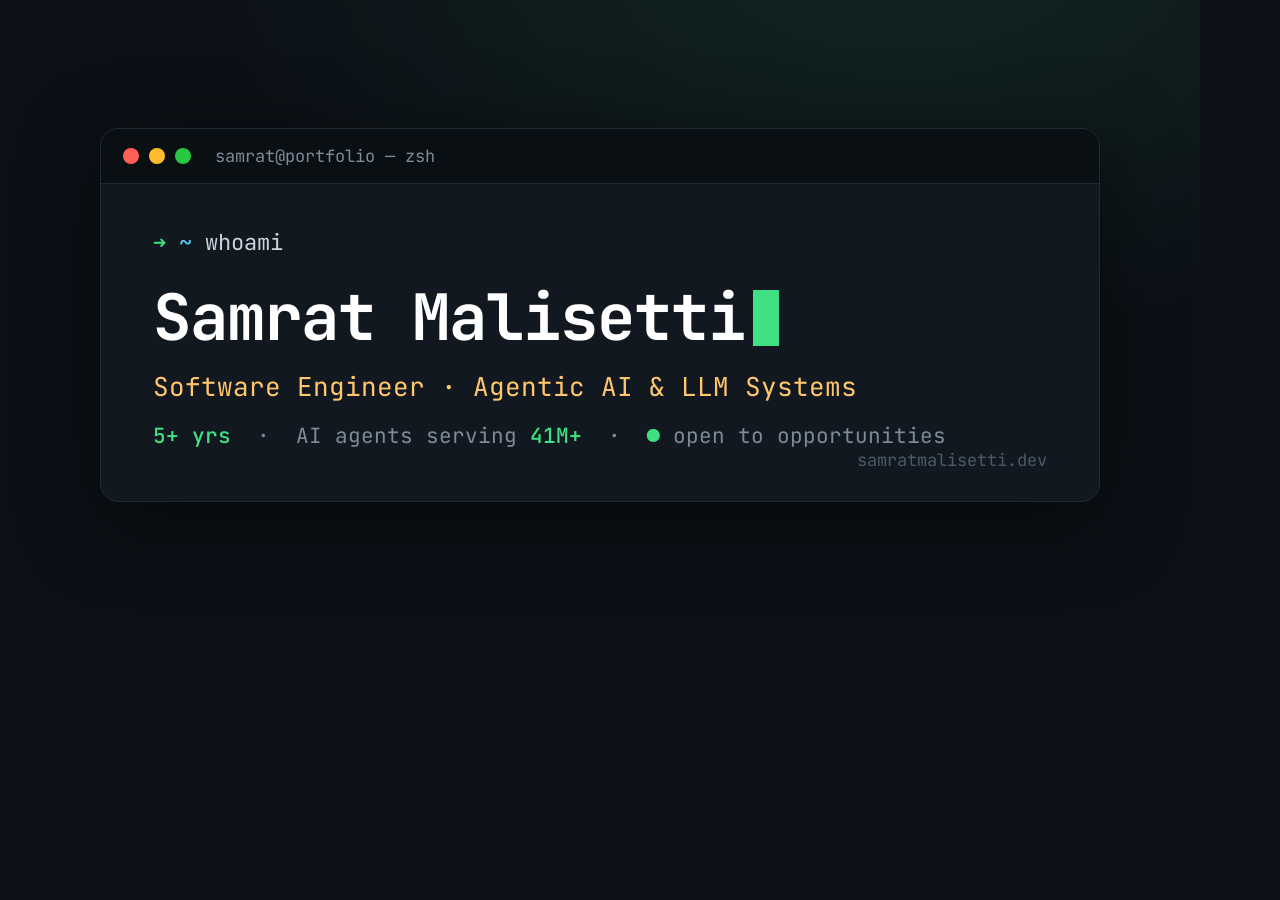
<file: resume/og.html>
<!DOCTYPE html>
<html lang="en">
<head>
<meta charset="UTF-8">
<title>OG Card</title>
<link href="https://fonts.googleapis.com/css2?family=JetBrains+Mono:wght@400;500;700&display=swap" rel="stylesheet">
<style>
  * { margin: 0; padding: 0; box-sizing: border-box; }
  body {
    width: 1200px; height: 630px;
    background: #0c1117;
    font-family: 'JetBrains Mono', monospace;
    display: flex; align-items: center; justify-content: center;
    overflow: hidden; position: relative;
  }
  body::before {
    content: ""; position: absolute; inset: 0;
    background: radial-gradient(700px 400px at 75% -10%, rgba(63,224,129,0.10), transparent);
  }
  .term {
    width: 1000px;
    background: #11181f; border: 1px solid #1f2a35; border-radius: 18px;
    box-shadow: 0 20px 80px rgba(0,0,0,0.5);
    overflow: hidden; position: relative;
  }
  .bar {
    display: flex; align-items: center; gap: 10px;
    background: #0a0f14; padding: 16px 22px; border-bottom: 1px solid #1f2a35;
  }
  .b { width: 16px; height: 16px; border-radius: 50%; }
  .b1 { background: #ff5f57; } .b2 { background: #febc2e; } .b3 { background: #28c840; }
  .title { margin-left: 14px; font-size: 17px; color: #7d8b99; }
  .body { padding: 44px 52px 52px; }
  .cmd { font-size: 22px; color: #c9d4dd; }
  .cmd .arrow { color: #3fe081; }
  .cmd .path { color: #58d6ff; }
  h1 { font-size: 64px; font-weight: 700; color: #ffffff; margin: 18px 0 10px; letter-spacing: -1px; }
  .cursor {
    display: inline-block; width: 26px; height: 56px; background: #3fe081;
    vertical-align: -6px; margin-left: 8px;
  }
  .role { font-size: 26px; color: #ffc66d; margin-bottom: 18px; }
  .stats { font-size: 21px; color: #7d8b99; }
  .stats b { color: #3fe081; font-weight: 500; }
  .url {
    position: absolute; right: 52px; bottom: 30px;
    font-size: 17px; color: #4a5a68;
  }
</style>
</head>
<body>
  <div class="term">
    <div class="bar">
      <span class="b b1"></span><span class="b b2"></span><span class="b b3"></span>
      <span class="title">samrat@portfolio — zsh</span>
    </div>
    <div class="body">
      <div class="cmd"><span class="arrow">➜ </span><span class="path">~</span> whoami</div>
      <h1>Samrat Malisetti<span class="cursor"></span></h1>
      <div class="role">Software Engineer · Agentic AI &amp; LLM Systems</div>
      <div class="stats">
        <b>5+ yrs</b> &nbsp;·&nbsp; AI agents serving <b>41M+</b> &nbsp;·&nbsp; <b>●</b> open to opportunities
      </div>
    </div>
    <div class="url">samratmalisetti.dev</div>
  </div>
</body>
</html>
</file>
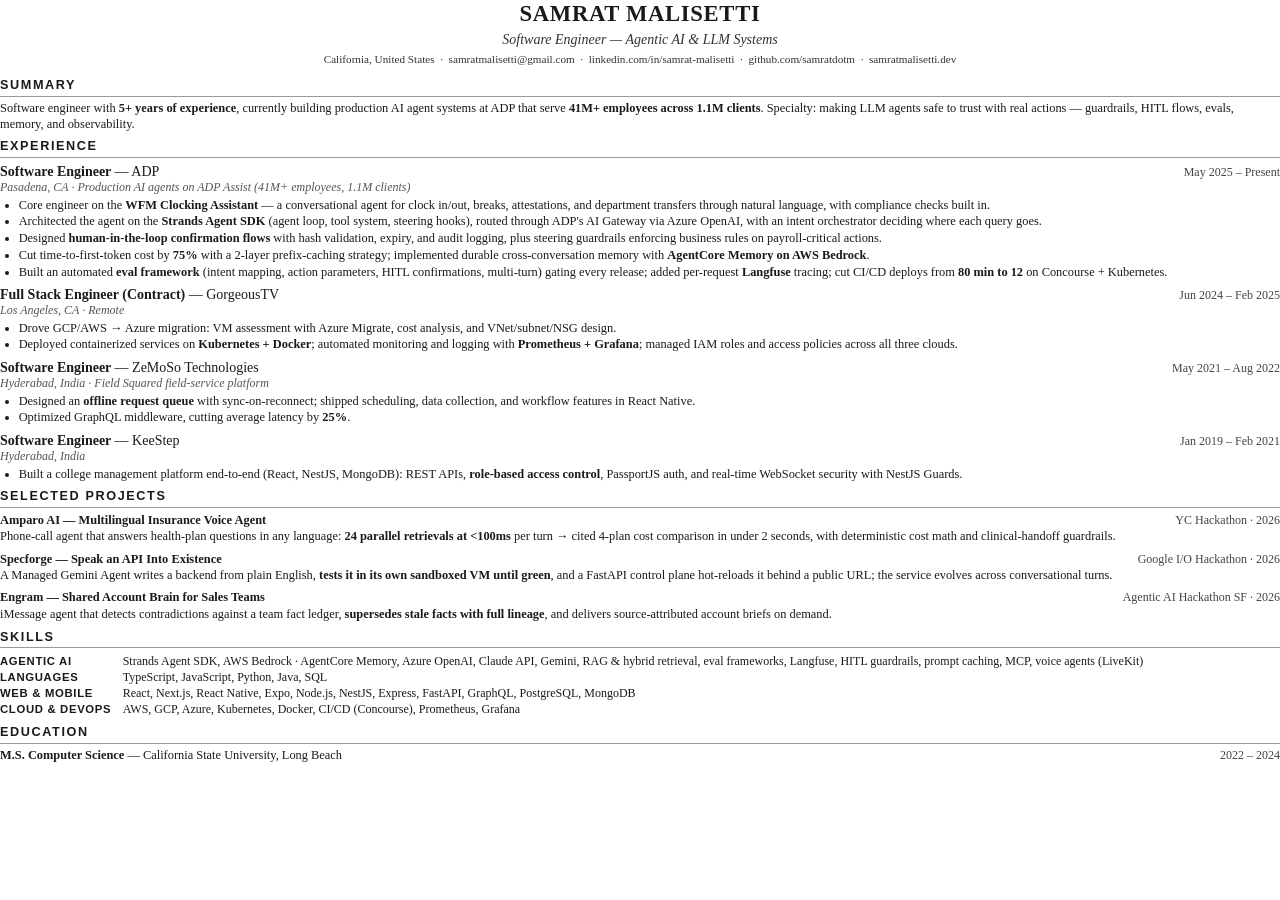
<file: resume/resume-1page.html>
<!DOCTYPE html>
<html lang="en">
<head>
<meta charset="UTF-8">
<title>Samrat Malisetti — Resume</title>
<style>
  @page { size: Letter; margin: 0.4in 0.55in; }
  * { margin: 0; padding: 0; box-sizing: border-box; }
  body {
    font-family: Georgia, 'Times New Roman', serif;
    font-size: 9.3pt;
    line-height: 1.24;
    color: #1a1a1a;
  }
  .sans { font-family: Helvetica, Arial, sans-serif; }

  header { text-align: center; margin-bottom: 8pt; }
  h1 { font-size: 17pt; letter-spacing: 0.5pt; margin-bottom: 2pt; }
  .headline { font-size: 10.5pt; font-style: italic; color: #333; margin-bottom: 4pt; }
  .contact-line { font-size: 8.4pt; color: #333; }
  .contact-line a { color: #333; text-decoration: none; }

  h2 {
    font-family: Helvetica, Arial, sans-serif;
    font-size: 9.5pt; text-transform: uppercase; letter-spacing: 1.2pt;
    border-bottom: 1pt solid #999; padding-bottom: 1.5pt;
    margin: 5.5pt 0 3.5pt;
  }

  .job { margin-bottom: 4.5pt; }
  .job-head { display: flex; justify-content: space-between; align-items: baseline; }
  .job-title { font-weight: bold; font-size: 10.5pt; }
  .job-co { font-weight: normal; }
  .job-dates { font-size: 9pt; color: #444; white-space: nowrap; }
  .job-sub { font-size: 9pt; font-style: italic; color: #555; margin-bottom: 2pt; }
  ul { margin: 1.5pt 0 0 14pt; }
  li { margin-bottom: 1pt; }
  b { font-weight: bold; }

  .summary { margin-top: 2pt; }

  .proj { margin-bottom: 5pt; }
  .proj-head { display: flex; justify-content: space-between; align-items: baseline; }
  .proj-name { font-weight: bold; }
  .proj-meta { font-size: 9pt; color: #444; }
  .proj p { margin-top: 1pt; }

  .skills-table { width: 100%; border-collapse: collapse; }
  .skills-table td { padding: 0.5pt 0; vertical-align: top; font-size: 9pt; }
  .skills-table td:first-child {
    font-family: Helvetica, Arial, sans-serif; font-weight: bold; font-size: 8.5pt;
    text-transform: uppercase; letter-spacing: 0.5pt; width: 92pt; padding-right: 8pt;
  }

  .edu-head { display: flex; justify-content: space-between; align-items: baseline; }
</style>
</head>
<body>

<header>
  <h1>SAMRAT MALISETTI</h1>
  <div class="headline">Software Engineer — Agentic AI &amp; LLM Systems</div>
  <div class="contact-line">
    California, United States &nbsp;·&nbsp;
    <a href="mailto:samratmalisetti@gmail.com">samratmalisetti@gmail.com</a> &nbsp;·&nbsp;
    <a href="https://www.linkedin.com/in/samrat-malisetti/">linkedin.com/in/samrat-malisetti</a> &nbsp;·&nbsp;
    <a href="https://github.com/samratdotm">github.com/samratdotm</a> &nbsp;·&nbsp;
    <a href="https://samratmalisetti.dev">samratmalisetti.dev</a>
  </div>
</header>

<h2>Summary</h2>
<p class="summary">
Software engineer with <b>5+ years of experience</b>, currently building production AI agent systems at ADP that serve
<b>41M+ employees across 1.1M clients</b>. Specialty: making LLM agents safe to trust with real actions — guardrails, HITL flows, evals, memory, and observability.
</p>

<h2>Experience</h2>

<div class="job">
  <div class="job-head">
    <span class="job-title">Software Engineer <span class="job-co">— ADP</span></span>
    <span class="job-dates">May 2025 – Present</span>
  </div>
  <div class="job-sub">Pasadena, CA · Production AI agents on ADP Assist (41M+ employees, 1.1M clients)</div>
  <ul>
    <li>Core engineer on the <b>WFM Clocking Assistant</b> — a conversational agent for clock in/out, breaks, attestations, and department transfers through natural language, with compliance checks built in.</li>
    <li>Architected the agent on the <b>Strands Agent SDK</b> (agent loop, tool system, steering hooks), routed through ADP's AI Gateway via Azure OpenAI, with an intent orchestrator deciding where each query goes.</li>
    <li>Designed <b>human-in-the-loop confirmation flows</b> with hash validation, expiry, and audit logging, plus steering guardrails enforcing business rules on payroll-critical actions.</li>
    <li>Cut time-to-first-token cost by <b>75%</b> with a 2-layer prefix-caching strategy; implemented durable cross-conversation memory with <b>AgentCore Memory on AWS Bedrock</b>.</li>
    <li>Built an automated <b>eval framework</b> (intent mapping, action parameters, HITL confirmations, multi-turn) gating every release; added per-request <b>Langfuse</b> tracing; cut CI/CD deploys from <b>80 min to 12</b> on Concourse + Kubernetes.</li>
  </ul>
</div>

<div class="job">
  <div class="job-head">
    <span class="job-title">Full Stack Engineer (Contract) <span class="job-co">— GorgeousTV</span></span>
    <span class="job-dates">Jun 2024 – Feb 2025</span>
  </div>
  <div class="job-sub">Los Angeles, CA · Remote</div>
  <ul>
    <li>Drove GCP/AWS → Azure migration: VM assessment with Azure Migrate, cost analysis, and VNet/subnet/NSG design.</li>
    <li>Deployed containerized services on <b>Kubernetes + Docker</b>; automated monitoring and logging with <b>Prometheus + Grafana</b>; managed IAM roles and access policies across all three clouds.</li>
  </ul>
</div>

<div class="job">
  <div class="job-head">
    <span class="job-title">Software Engineer <span class="job-co">— ZeMoSo Technologies</span></span>
    <span class="job-dates">May 2021 – Aug 2022</span>
  </div>
  <div class="job-sub">Hyderabad, India · Field Squared field-service platform</div>
  <ul>
    <li>Designed an <b>offline request queue</b> with sync-on-reconnect; shipped scheduling, data collection, and workflow features in React Native.</li>
    <li>Optimized GraphQL middleware, cutting average latency by <b>25%</b>.</li>
  </ul>
</div>

<div class="job">
  <div class="job-head">
    <span class="job-title">Software Engineer <span class="job-co">— KeeStep</span></span>
    <span class="job-dates">Jan 2019 – Feb 2021</span>
  </div>
  <div class="job-sub">Hyderabad, India</div>
  <ul>
    <li>Built a college management platform end-to-end (React, NestJS, MongoDB): REST APIs, <b>role-based access control</b>, PassportJS auth, and real-time WebSocket security with NestJS Guards.</li>
  </ul>
</div>

<h2>Selected Projects</h2>

<div class="proj">
  <div class="proj-head">
    <span class="proj-name">Amparo AI — Multilingual Insurance Voice Agent</span>
    <span class="proj-meta">YC Hackathon · 2026</span>
  </div>
  <p>Phone-call agent that answers health-plan questions in any language: <b>24 parallel retrievals at &lt;100ms</b> per turn → cited 4-plan cost comparison in under 2 seconds, with deterministic cost math and clinical-handoff guardrails.</p>
</div>

<div class="proj">
  <div class="proj-head">
    <span class="proj-name">Specforge — Speak an API Into Existence</span>
    <span class="proj-meta">Google I/O Hackathon · 2026</span>
  </div>
  <p>A Managed Gemini Agent writes a backend from plain English, <b>tests it in its own sandboxed VM until green</b>, and a FastAPI control plane hot-reloads it behind a public URL; the service evolves across conversational turns.</p>
</div>

<div class="proj">
  <div class="proj-head">
    <span class="proj-name">Engram — Shared Account Brain for Sales Teams</span>
    <span class="proj-meta">Agentic AI Hackathon SF · 2026</span>
  </div>
  <p>iMessage agent that detects contradictions against a team fact ledger, <b>supersedes stale facts with full lineage</b>, and delivers source-attributed account briefs on demand.</p>
</div>

<h2>Skills</h2>
<table class="skills-table">
  <tr><td>Agentic AI</td><td>Strands Agent SDK, AWS Bedrock · AgentCore Memory, Azure OpenAI, Claude API, Gemini, RAG &amp; hybrid retrieval, eval frameworks, Langfuse, HITL guardrails, prompt caching, MCP, voice agents (LiveKit)</td></tr>
  <tr><td>Languages</td><td>TypeScript, JavaScript, Python, Java, SQL</td></tr>
  <tr><td>Web &amp; Mobile</td><td>React, Next.js, React Native, Expo, Node.js, NestJS, Express, FastAPI, GraphQL, PostgreSQL, MongoDB</td></tr>
  <tr><td>Cloud &amp; DevOps</td><td>AWS, GCP, Azure, Kubernetes, Docker, CI/CD (Concourse), Prometheus, Grafana</td></tr>
</table>

<h2>Education</h2>
<div class="edu-head">
  <span><b>M.S. Computer Science</b> — California State University, Long Beach</span>
  <span class="job-dates">2022 – 2024</span>
</div>

</body>
</html>
</file>
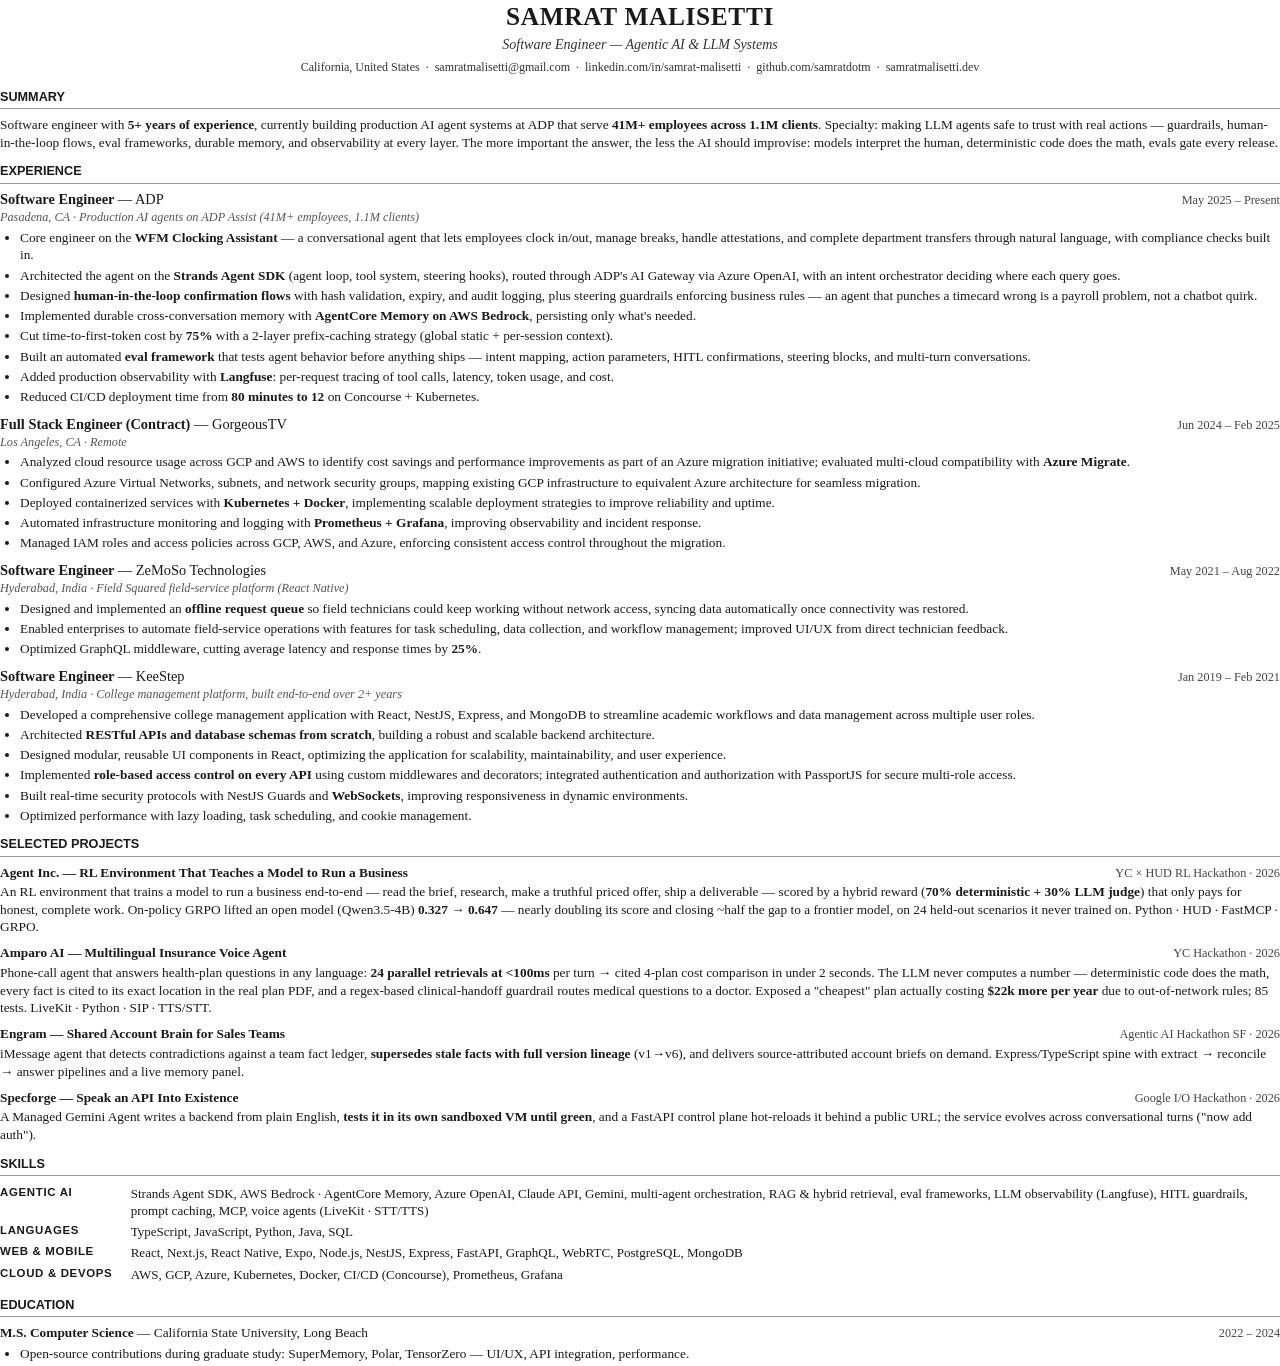
<file: resume/resume.html>
<!DOCTYPE html>
<html lang="en">
<head>
<meta charset="UTF-8">
<title>Samrat Malisetti — Resume</title>
<style>
  @page { size: Letter; margin: 0.5in 0.6in; }
  * { margin: 0; padding: 0; box-sizing: border-box; }
  body {
    font-family: Georgia, 'Times New Roman', serif;
    font-size: 10pt;
    line-height: 1.32;
    color: #1a1a1a;
  }

  header { text-align: center; margin-bottom: 10pt; }
  h1 { font-size: 19pt; letter-spacing: 0.5pt; margin-bottom: 2pt; }
  .headline { font-size: 10.5pt; font-style: italic; color: #333; margin-bottom: 4pt; }
  .contact-line { font-size: 9pt; color: #333; }
  .contact-line a { color: #333; text-decoration: none; }

  h2 {
    font-family: Helvetica, Arial, sans-serif;
    font-size: 9.5pt; text-transform: uppercase;
    border-bottom: 1pt solid #999; padding-bottom: 2pt;
    margin: 9pt 0 5pt;
  }

  .job { margin-bottom: 7pt; }
  .job-head { display: flex; justify-content: space-between; align-items: baseline; }
  .job-title { font-weight: bold; font-size: 10.8pt; }
  .job-co { font-weight: normal; }
  .job-dates { font-size: 9.2pt; color: #444; white-space: nowrap; }
  .job-sub { font-size: 9.2pt; font-style: italic; color: #555; margin-bottom: 2pt; }
  ul { margin: 2.5pt 0 0 15pt; }
  li { margin-bottom: 2pt; }
  b { font-weight: bold; }

  .summary { margin-top: 2pt; }

  .proj { margin-bottom: 6.5pt; break-inside: avoid; }
  .proj-head { display: flex; justify-content: space-between; align-items: baseline; }
  .proj-name { font-weight: bold; }
  .proj-meta { font-size: 9.2pt; color: #444; }
  .proj p { margin-top: 1.5pt; }

  .skills-table { width: 100%; border-collapse: collapse; }
  .skills-table td { padding: 1.5pt 0; vertical-align: top; font-size: 9.8pt; }
  .skills-table td:first-child {
    font-family: Helvetica, Arial, sans-serif; font-weight: bold; font-size: 8.6pt;
    text-transform: uppercase; letter-spacing: 0.5pt; width: 98pt; padding-right: 8pt;
  }

  .edu-head { display: flex; justify-content: space-between; align-items: baseline; }
</style>
</head>
<body>

<header>
  <h1>SAMRAT MALISETTI</h1>
  <div class="headline">Software Engineer — Agentic AI &amp; LLM Systems</div>
  <div class="contact-line">
    California, United States &nbsp;·&nbsp;
    <a href="mailto:samratmalisetti@gmail.com">samratmalisetti@gmail.com</a> &nbsp;·&nbsp;
    <a href="https://www.linkedin.com/in/samrat-malisetti/">linkedin.com/in/samrat-malisetti</a> &nbsp;·&nbsp;
    <a href="https://github.com/samratdotm">github.com/samratdotm</a> &nbsp;·&nbsp;
    <a href="https://samratmalisetti.dev">samratmalisetti.dev</a>
  </div>
</header>

<h2>Summary</h2>
<p class="summary">
Software engineer with <b>5+ years of experience</b>, currently building production AI agent systems at ADP that serve
<b>41M+ employees across 1.1M clients</b>. Specialty: making LLM agents safe to trust with real actions — guardrails,
human-in-the-loop flows, eval frameworks, durable memory, and observability at every layer. The more important the
answer, the less the AI should improvise: models interpret the human, deterministic code does the math, evals gate every release.
</p>

<h2>Experience</h2>

<div class="job">
  <div class="job-head">
    <span class="job-title">Software Engineer <span class="job-co">— ADP</span></span>
    <span class="job-dates">May 2025 – Present</span>
  </div>
  <div class="job-sub">Pasadena, CA · Production AI agents on ADP Assist (41M+ employees, 1.1M clients)</div>
  <ul>
    <li>Core engineer on the <b>WFM Clocking Assistant</b> — a conversational agent that lets employees clock in/out, manage breaks, handle attestations, and complete department transfers through natural language, with compliance checks built in.</li>
    <li>Architected the agent on the <b>Strands Agent SDK</b> (agent loop, tool system, steering hooks), routed through ADP's AI Gateway via Azure OpenAI, with an intent orchestrator deciding where each query goes.</li>
    <li>Designed <b>human-in-the-loop confirmation flows</b> with hash validation, expiry, and audit logging, plus steering guardrails enforcing business rules — an agent that punches a timecard wrong is a payroll problem, not a chatbot quirk.</li>
    <li>Implemented durable cross-conversation memory with <b>AgentCore Memory on AWS Bedrock</b>, persisting only what's needed.</li>
    <li>Cut time-to-first-token cost by <b>75%</b> with a 2-layer prefix-caching strategy (global static + per-session context).</li>
    <li>Built an automated <b>eval framework</b> that tests agent behavior before anything ships — intent mapping, action parameters, HITL confirmations, steering blocks, and multi-turn conversations.</li>
    <li>Added production observability with <b>Langfuse</b>: per-request tracing of tool calls, latency, token usage, and cost.</li>
    <li>Reduced CI/CD deployment time from <b>80 minutes to 12</b> on Concourse + Kubernetes.</li>
  </ul>
</div>

<div class="job">
  <div class="job-head">
    <span class="job-title">Full Stack Engineer (Contract) <span class="job-co">— GorgeousTV</span></span>
    <span class="job-dates">Jun 2024 – Feb 2025</span>
  </div>
  <div class="job-sub">Los Angeles, CA · Remote</div>
  <ul>
    <li>Analyzed cloud resource usage across GCP and AWS to identify cost savings and performance improvements as part of an Azure migration initiative; evaluated multi-cloud compatibility with <b>Azure Migrate</b>.</li>
    <li>Configured Azure Virtual Networks, subnets, and network security groups, mapping existing GCP infrastructure to equivalent Azure architecture for seamless migration.</li>
    <li>Deployed containerized services with <b>Kubernetes + Docker</b>, implementing scalable deployment strategies to improve reliability and uptime.</li>
    <li>Automated infrastructure monitoring and logging with <b>Prometheus + Grafana</b>, improving observability and incident response.</li>
    <li>Managed IAM roles and access policies across GCP, AWS, and Azure, enforcing consistent access control throughout the migration.</li>
  </ul>
</div>

<div class="job">
  <div class="job-head">
    <span class="job-title">Software Engineer <span class="job-co">— ZeMoSo Technologies</span></span>
    <span class="job-dates">May 2021 – Aug 2022</span>
  </div>
  <div class="job-sub">Hyderabad, India · Field Squared field-service platform (React Native)</div>
  <ul>
    <li>Designed and implemented an <b>offline request queue</b> so field technicians could keep working without network access, syncing data automatically once connectivity was restored.</li>
    <li>Enabled enterprises to automate field-service operations with features for task scheduling, data collection, and workflow management; improved UI/UX from direct technician feedback.</li>
    <li>Optimized GraphQL middleware, cutting average latency and response times by <b>25%</b>.</li>
  </ul>
</div>

<div class="job">
  <div class="job-head">
    <span class="job-title">Software Engineer <span class="job-co">— KeeStep</span></span>
    <span class="job-dates">Jan 2019 – Feb 2021</span>
  </div>
  <div class="job-sub">Hyderabad, India · College management platform, built end-to-end over 2+ years</div>
  <ul>
    <li>Developed a comprehensive college management application with React, NestJS, Express, and MongoDB to streamline academic workflows and data management across multiple user roles.</li>
    <li>Architected <b>RESTful APIs and database schemas from scratch</b>, building a robust and scalable backend architecture.</li>
    <li>Designed modular, reusable UI components in React, optimizing the application for scalability, maintainability, and user experience.</li>
    <li>Implemented <b>role-based access control on every API</b> using custom middlewares and decorators; integrated authentication and authorization with PassportJS for secure multi-role access.</li>
    <li>Built real-time security protocols with NestJS Guards and <b>WebSockets</b>, improving responsiveness in dynamic environments.</li>
    <li>Optimized performance with lazy loading, task scheduling, and cookie management.</li>
  </ul>
</div>

<h2>Selected Projects</h2>

<div class="proj">
  <div class="proj-head">
    <span class="proj-name">Agent Inc. — RL Environment That Teaches a Model to Run a Business</span>
    <span class="proj-meta">YC × HUD RL Hackathon · 2026</span>
  </div>
  <p>An RL environment that trains a model to run a business end-to-end — read the brief, research, make a truthful priced offer, ship a deliverable — scored by a hybrid reward (<b>70% deterministic + 30% LLM judge</b>) that only pays for honest, complete work. On-policy GRPO lifted an open model (Qwen3.5-4B) <b>0.327 → 0.647</b> — nearly doubling its score and closing ~half the gap to a frontier model, on 24 held-out scenarios it never trained on. Python · HUD · FastMCP · GRPO.</p>
</div>

<div class="proj">
  <div class="proj-head">
    <span class="proj-name">Amparo AI — Multilingual Insurance Voice Agent</span>
    <span class="proj-meta">YC Hackathon · 2026</span>
  </div>
  <p>Phone-call agent that answers health-plan questions in any language: <b>24 parallel retrievals at &lt;100ms</b> per turn → cited 4-plan cost comparison in under 2 seconds. The LLM never computes a number — deterministic code does the math, every fact is cited to its exact location in the real plan PDF, and a regex-based clinical-handoff guardrail routes medical questions to a doctor. Exposed a "cheapest" plan actually costing <b>$22k more per year</b> due to out-of-network rules; 85 tests. LiveKit · Python · SIP · TTS/STT.</p>
</div>

<div class="proj">
  <div class="proj-head">
    <span class="proj-name">Engram — Shared Account Brain for Sales Teams</span>
    <span class="proj-meta">Agentic AI Hackathon SF · 2026</span>
  </div>
  <p>iMessage agent that detects contradictions against a team fact ledger, <b>supersedes stale facts with full version lineage</b> (v1→v6), and delivers source-attributed account briefs on demand. Express/TypeScript spine with extract → reconcile → answer pipelines and a live memory panel.</p>
</div>

<div class="proj">
  <div class="proj-head">
    <span class="proj-name">Specforge — Speak an API Into Existence</span>
    <span class="proj-meta">Google I/O Hackathon · 2026</span>
  </div>
  <p>A Managed Gemini Agent writes a backend from plain English, <b>tests it in its own sandboxed VM until green</b>, and a FastAPI control plane hot-reloads it behind a public URL; the service evolves across conversational turns ("now add auth").</p>
</div>

<h2>Skills</h2>
<table class="skills-table">
  <tr><td>Agentic AI</td><td>Strands Agent SDK, AWS Bedrock · AgentCore Memory, Azure OpenAI, Claude API, Gemini, multi-agent orchestration, RAG &amp; hybrid retrieval, eval frameworks, LLM observability (Langfuse), HITL guardrails, prompt caching, MCP, voice agents (LiveKit · STT/TTS)</td></tr>
  <tr><td>Languages</td><td>TypeScript, JavaScript, Python, Java, SQL</td></tr>
  <tr><td>Web &amp; Mobile</td><td>React, Next.js, React Native, Expo, Node.js, NestJS, Express, FastAPI, GraphQL, WebRTC, PostgreSQL, MongoDB</td></tr>
  <tr><td>Cloud &amp; DevOps</td><td>AWS, GCP, Azure, Kubernetes, Docker, CI/CD (Concourse), Prometheus, Grafana</td></tr>
</table>

<h2>Education</h2>
<div class="edu-head">
  <span><b>M.S. Computer Science</b> — California State University, Long Beach</span>
  <span class="job-dates">2022 – 2024</span>
</div>
<ul style="margin-top: 3pt;">
  <li>Open-source contributions during graduate study: SuperMemory, Polar, TensorZero — UI/UX, API integration, performance.</li>
</ul>

</body>
</html>
</file>
